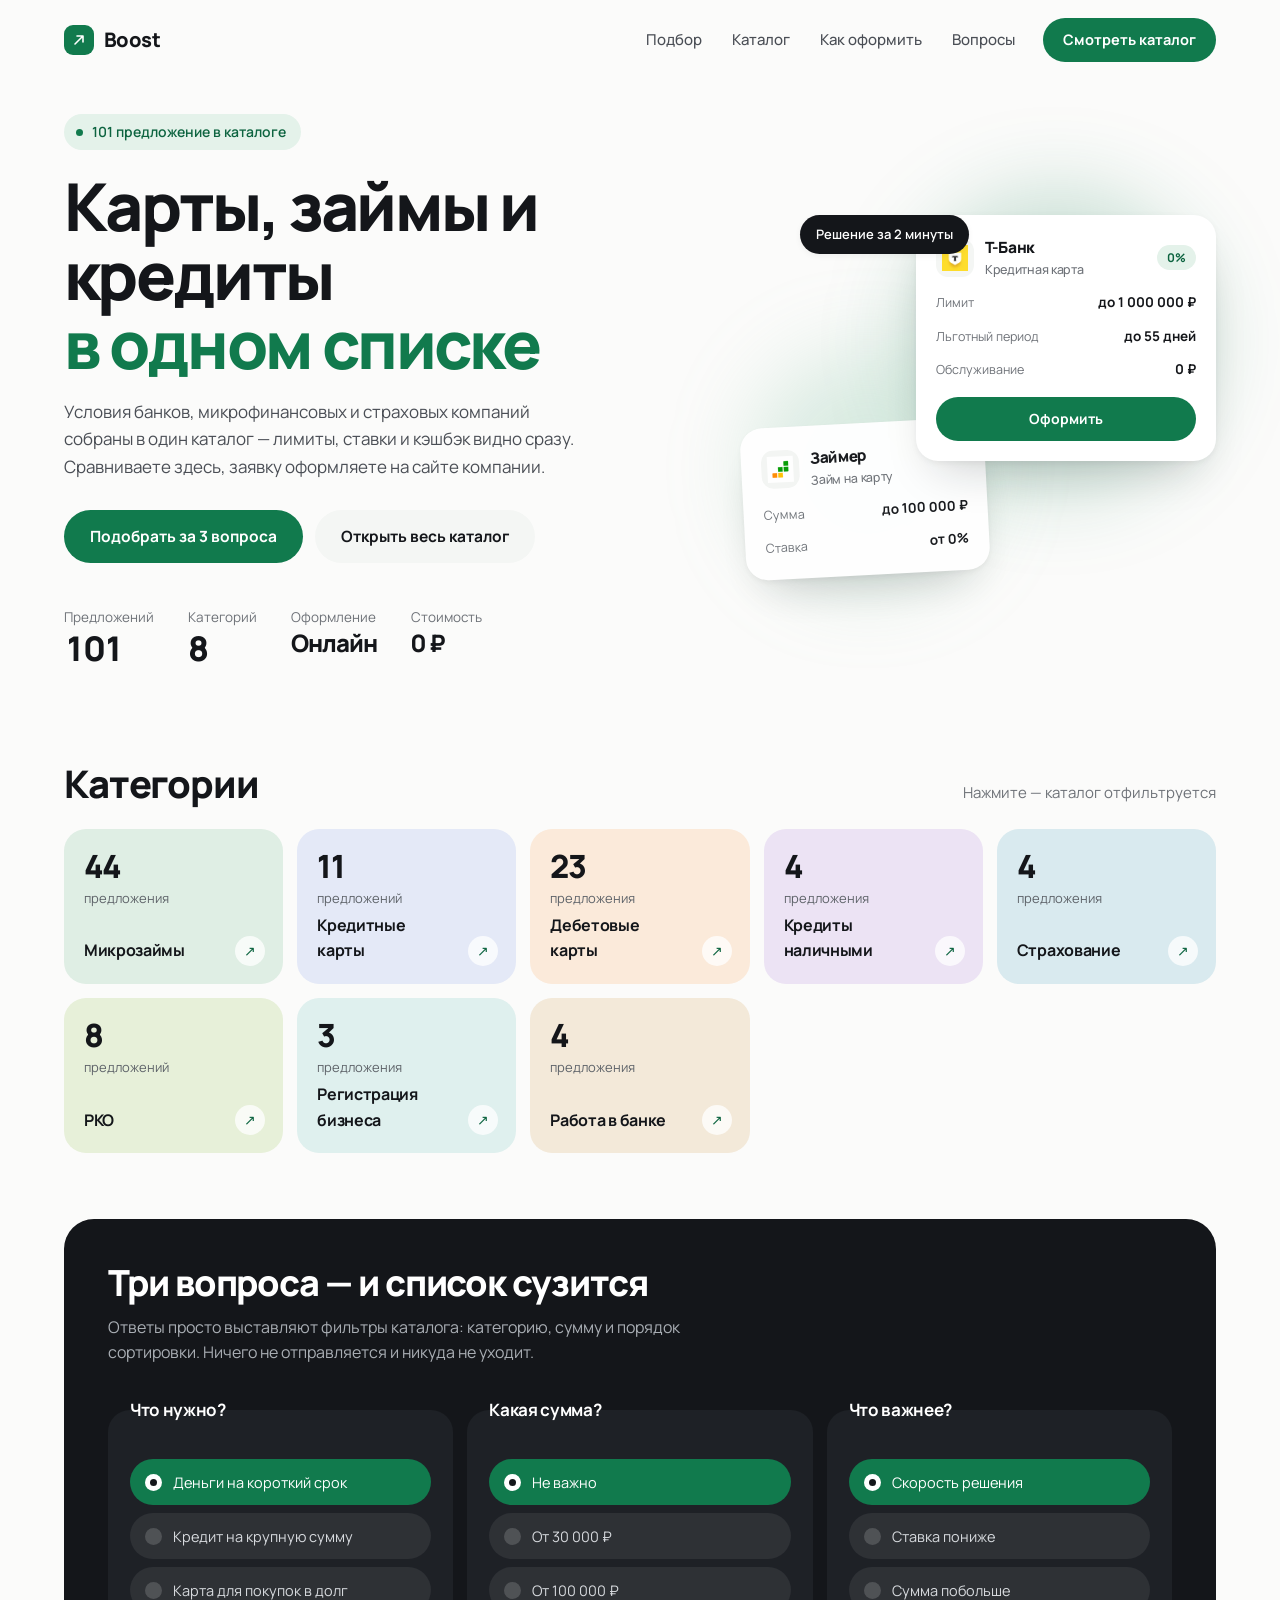
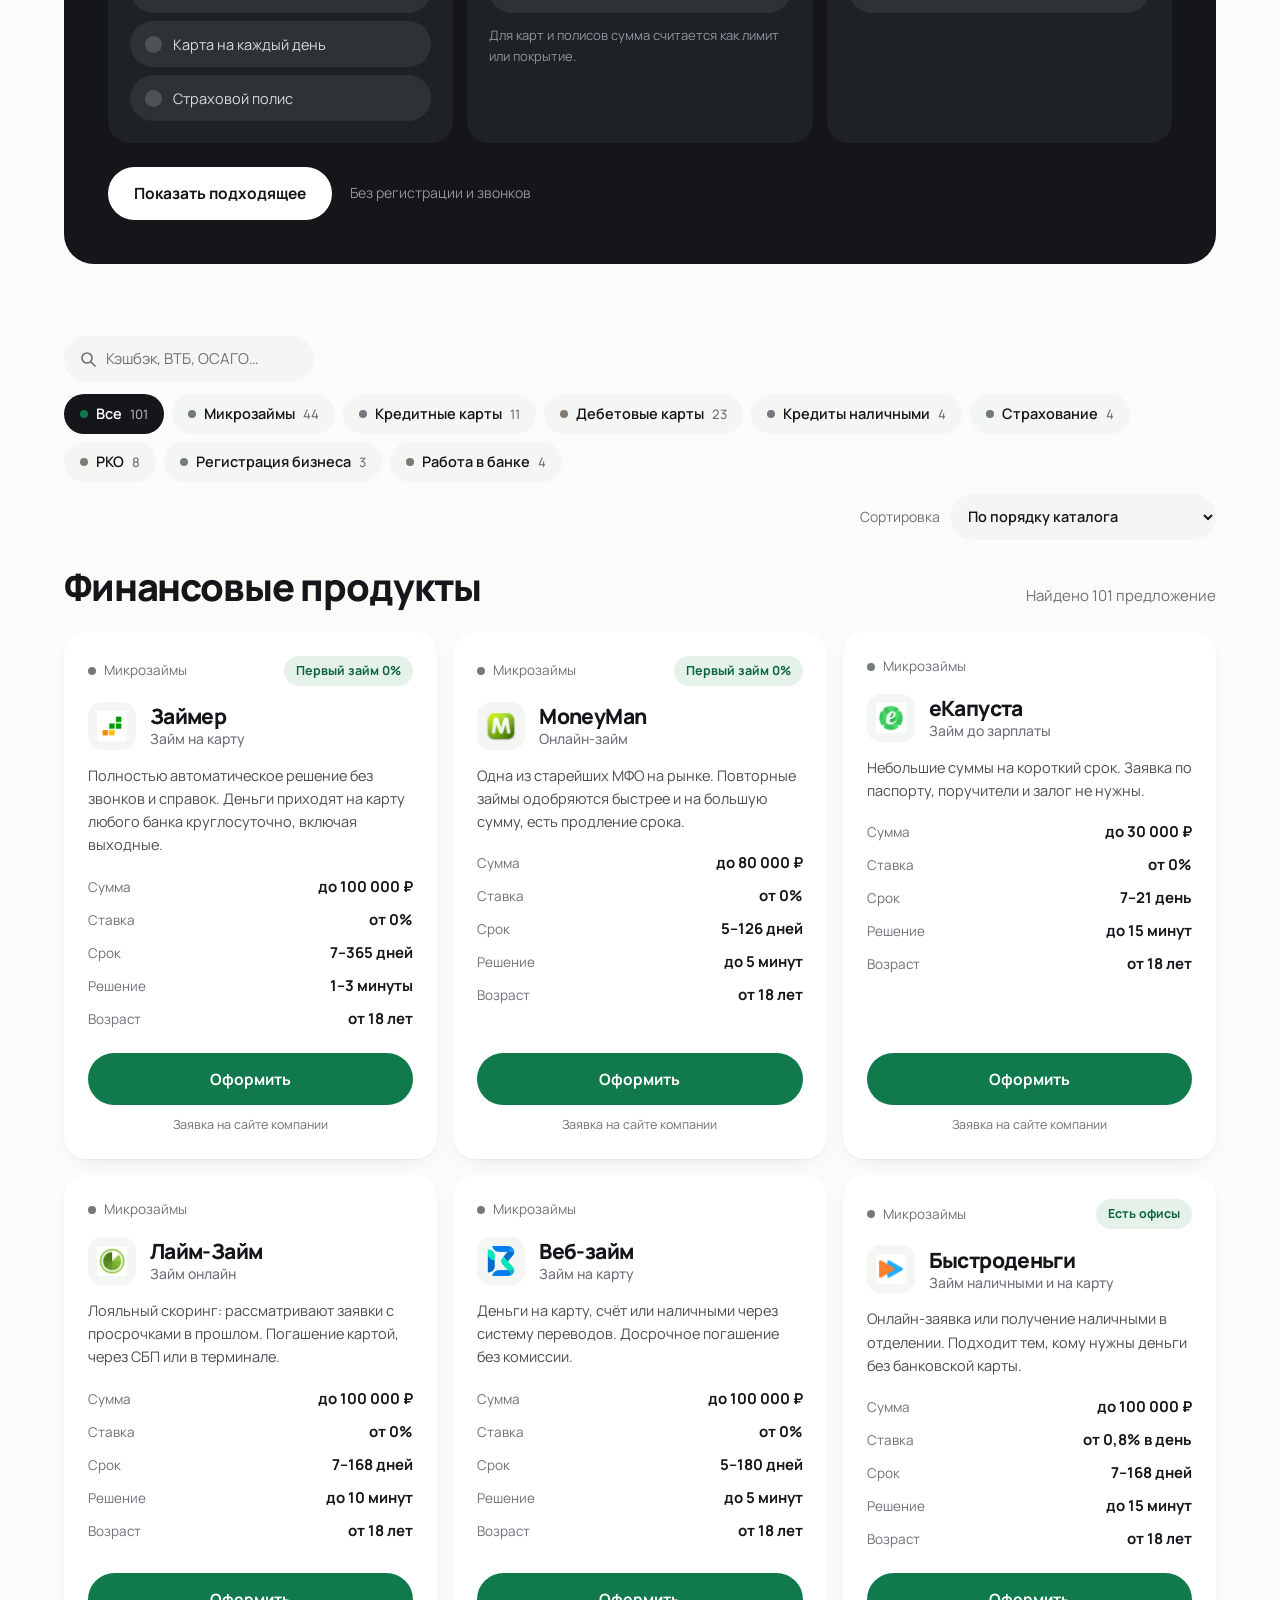
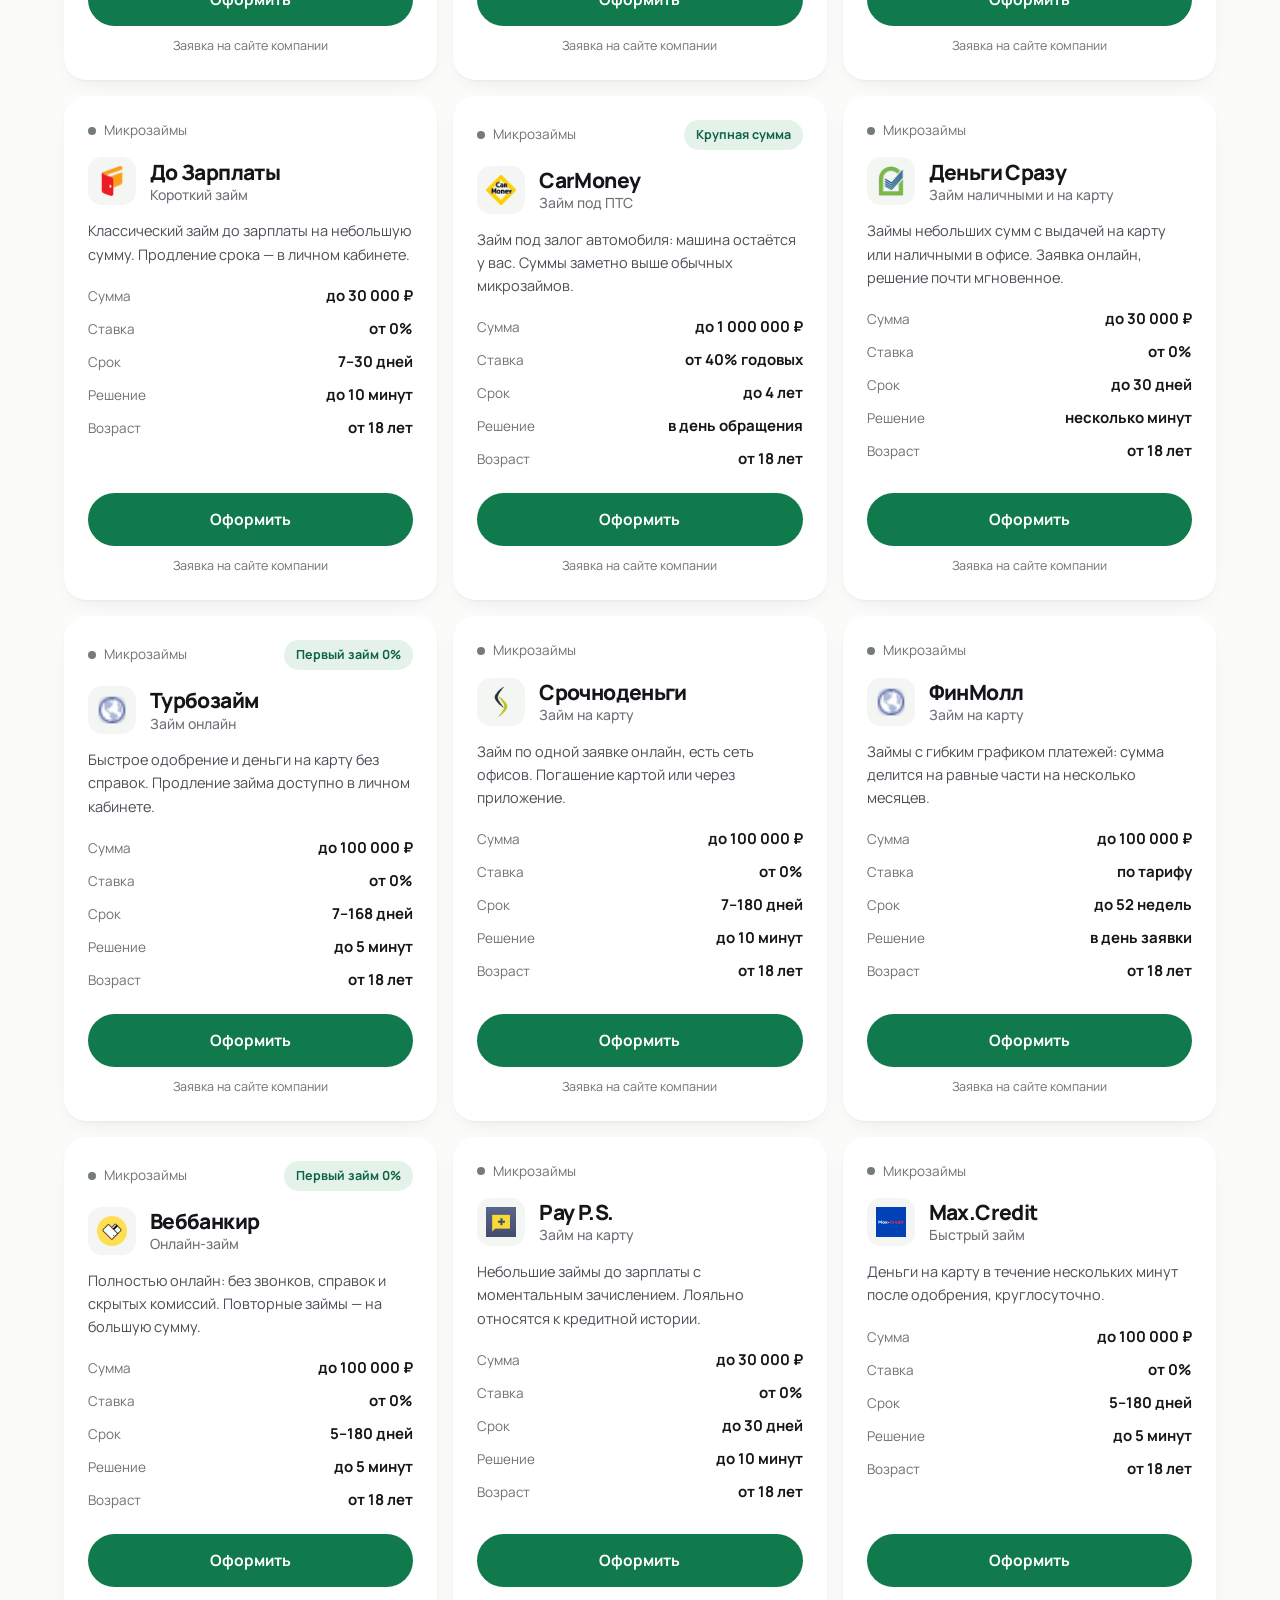
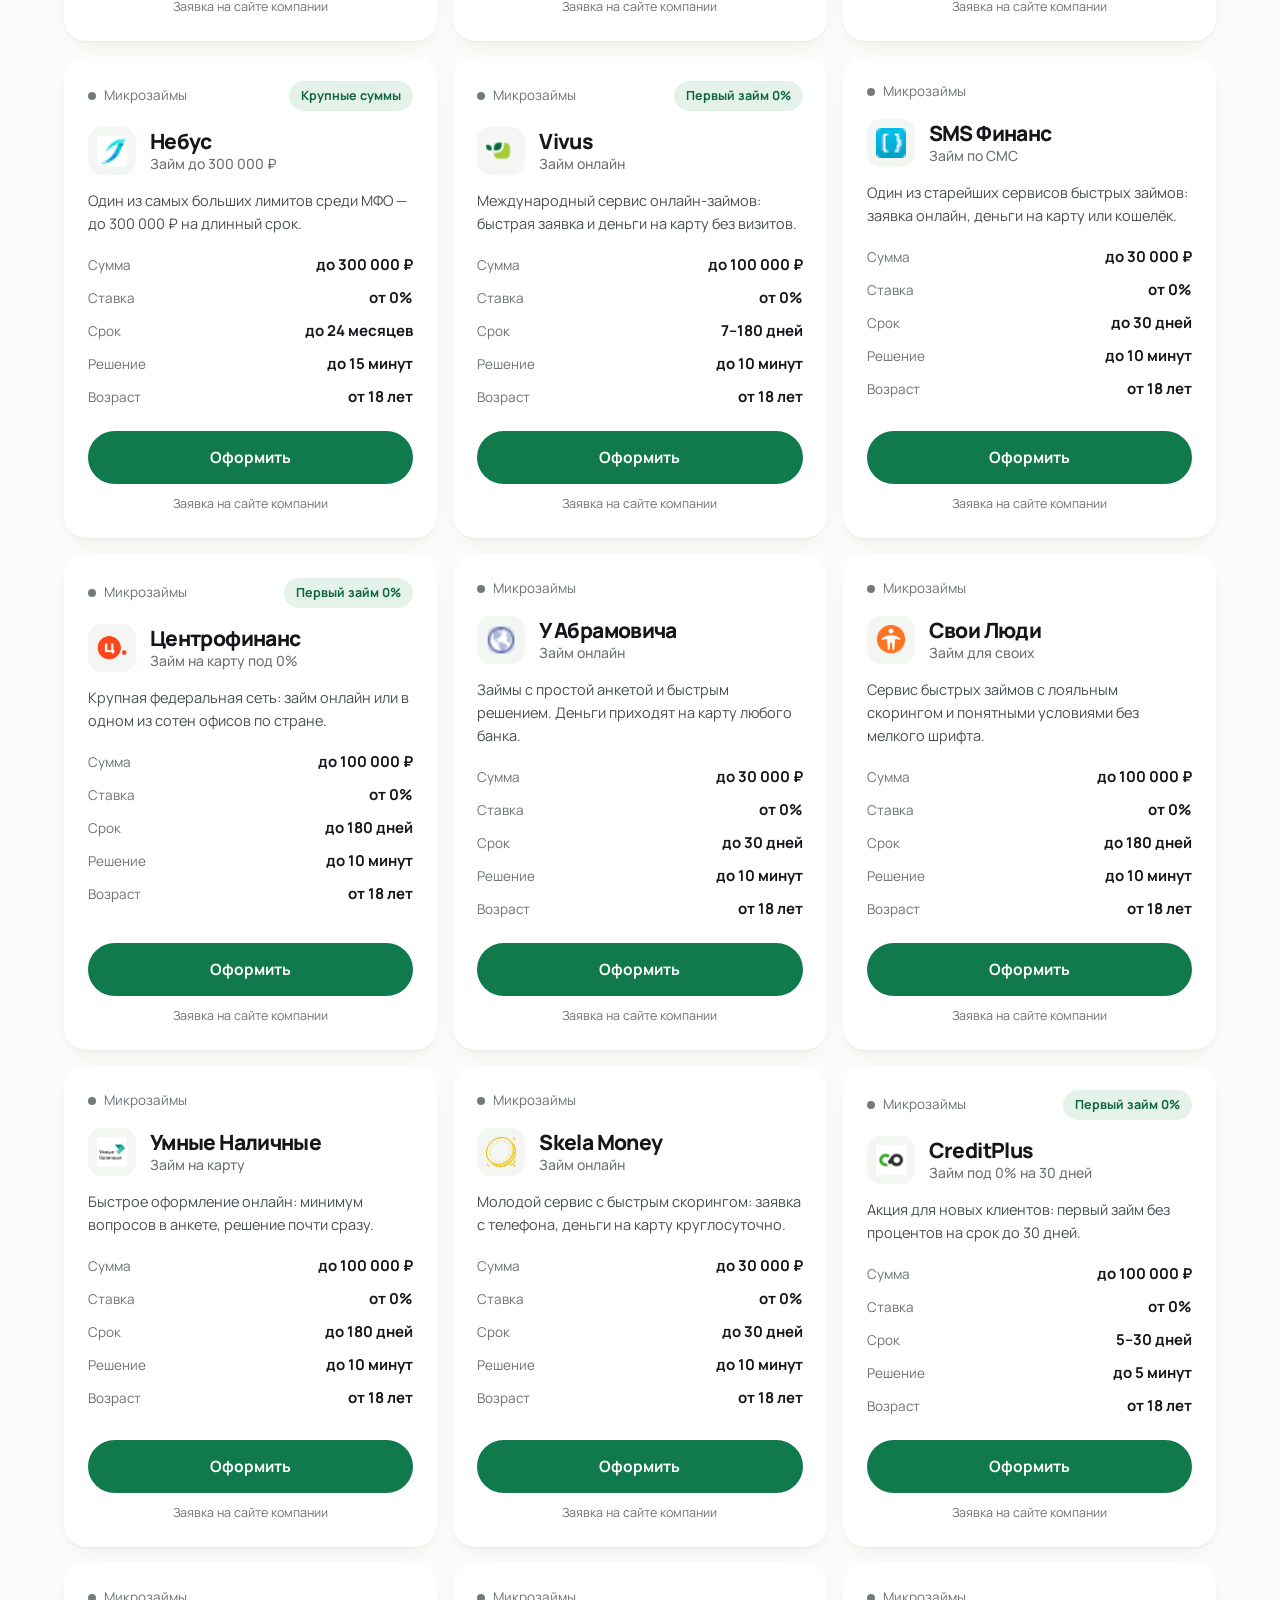
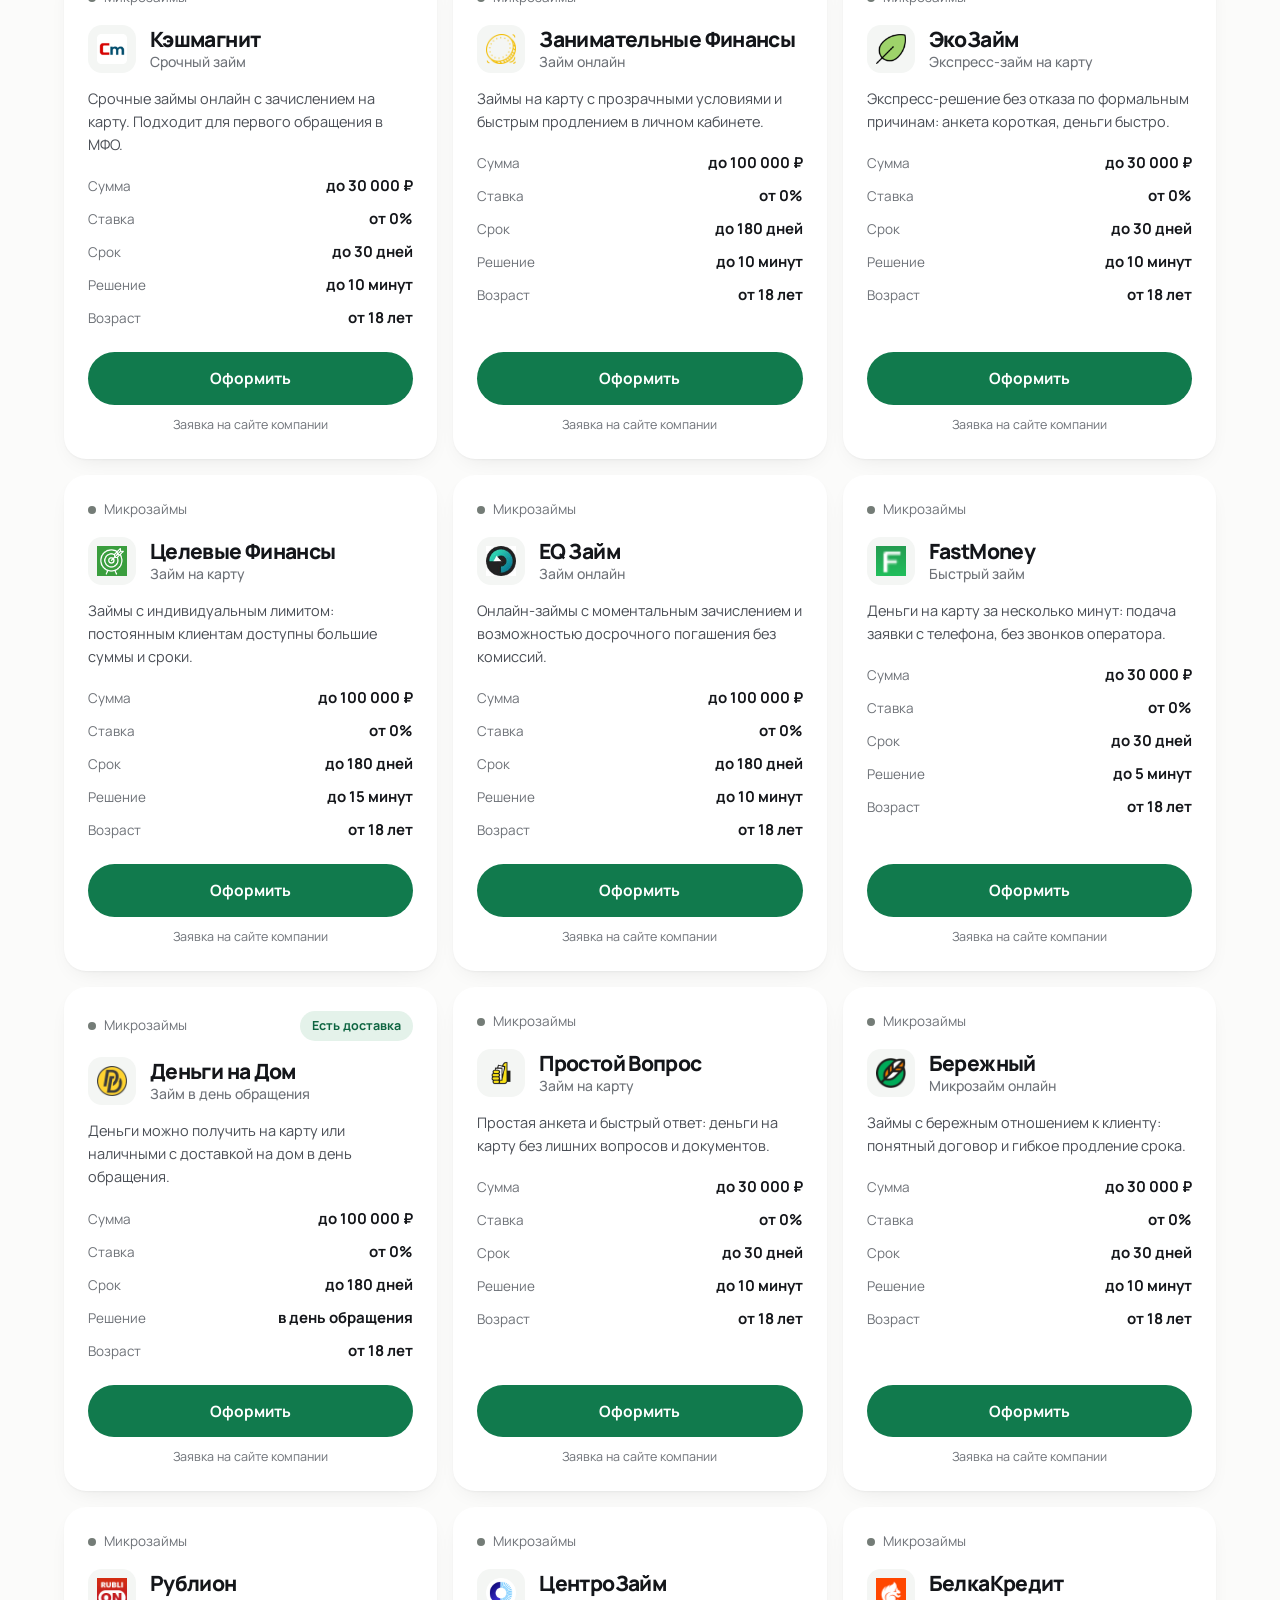
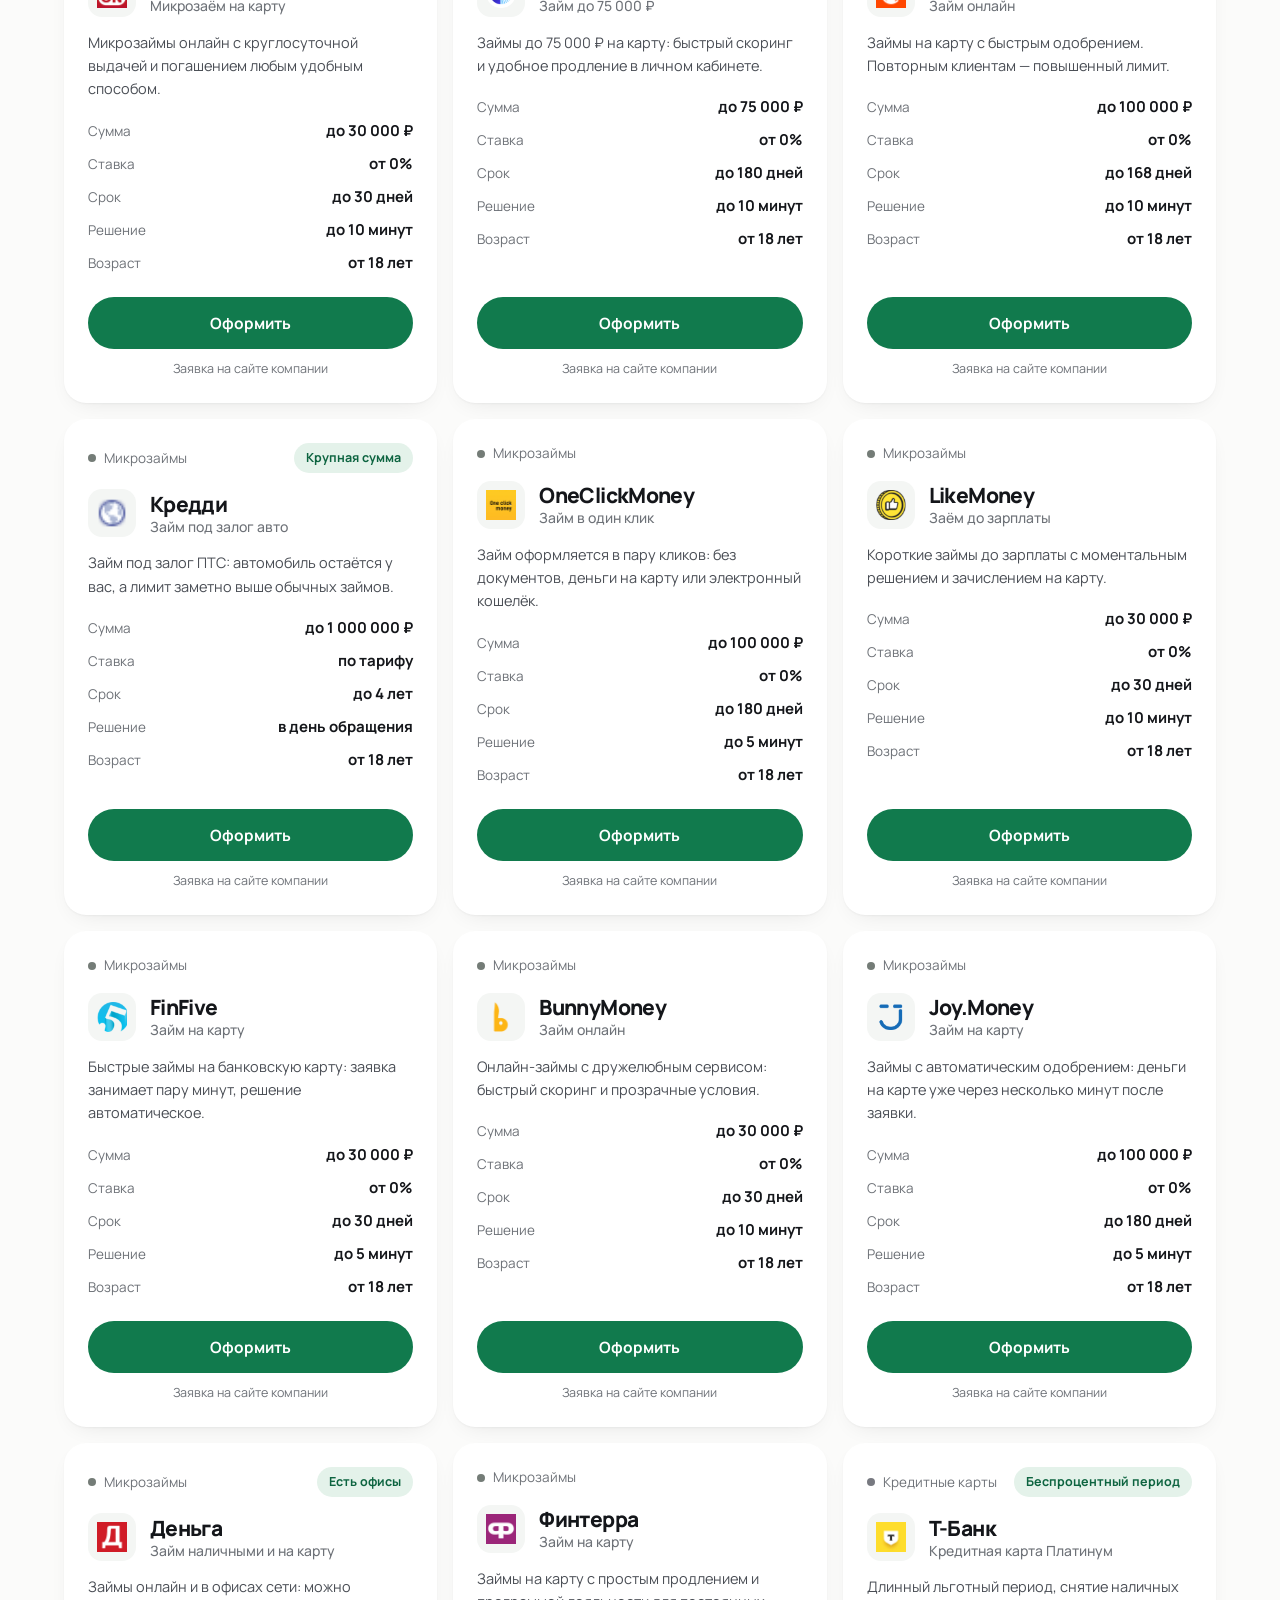
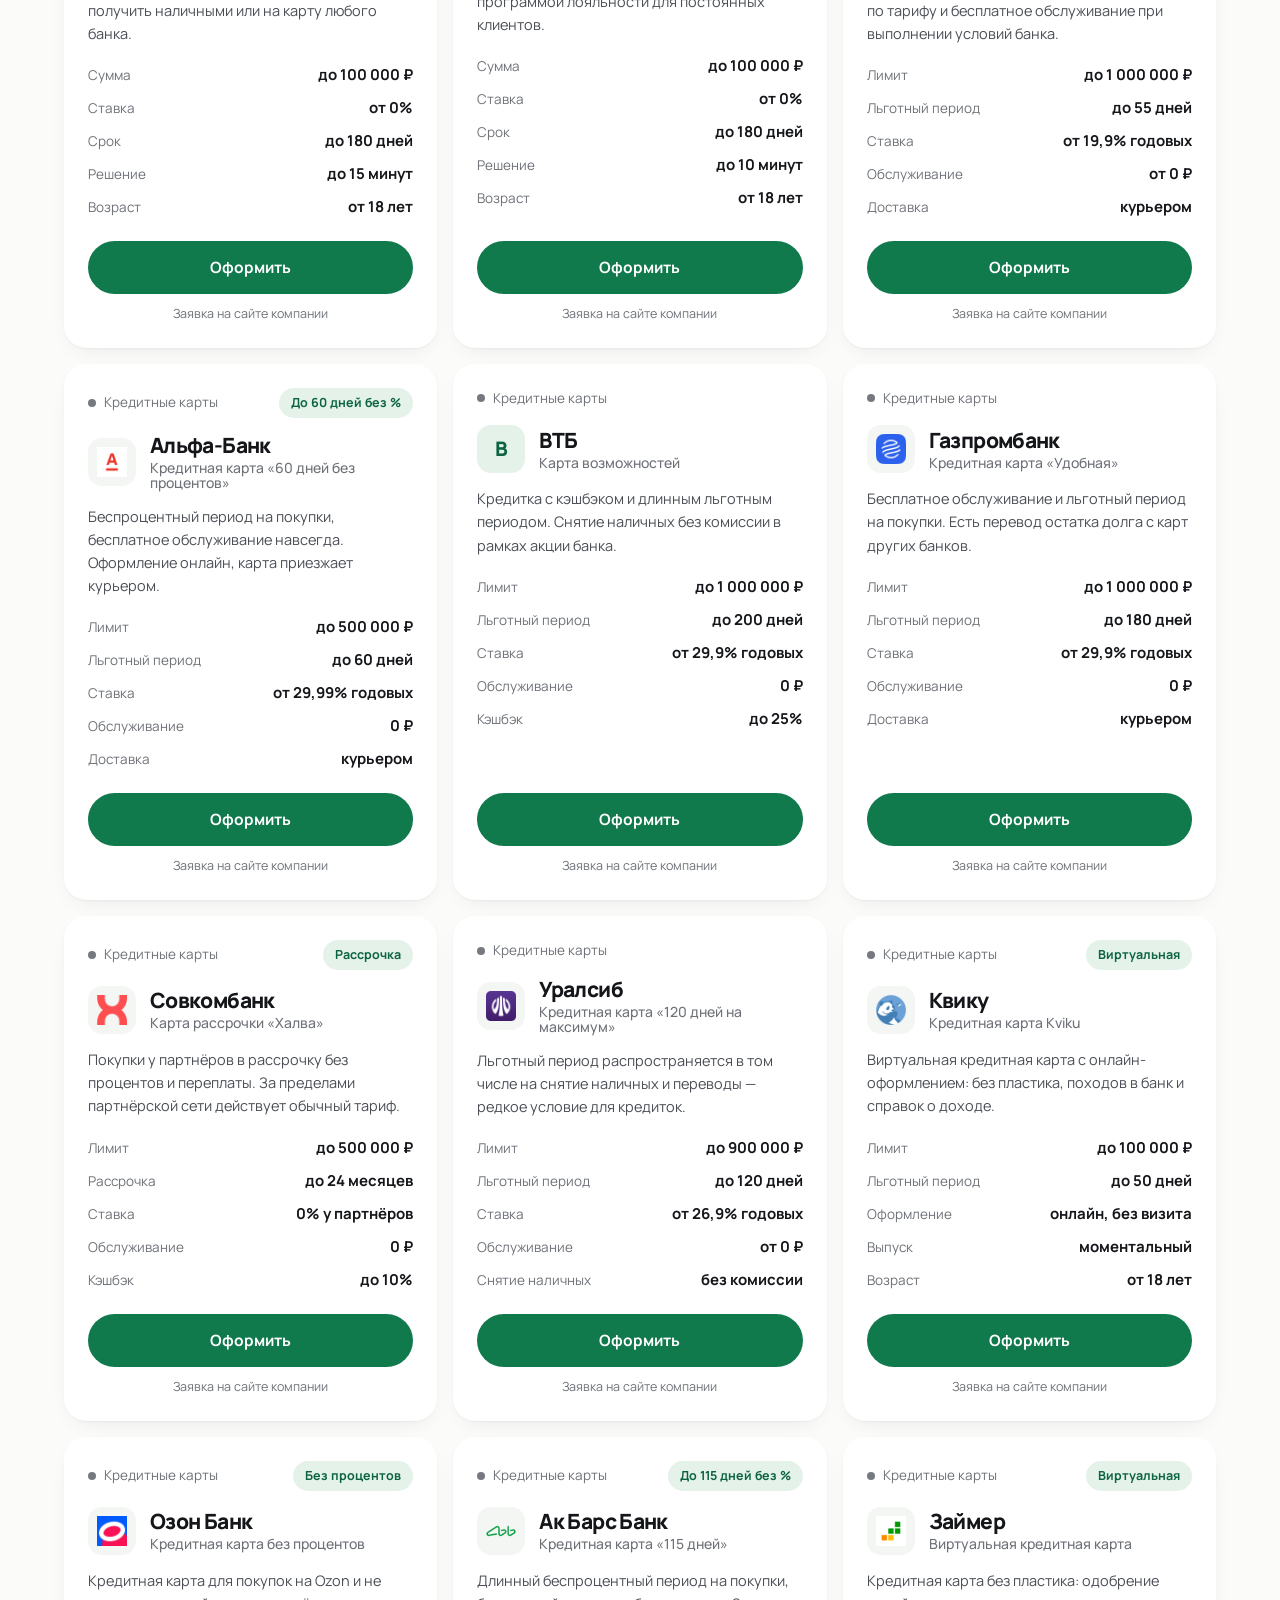
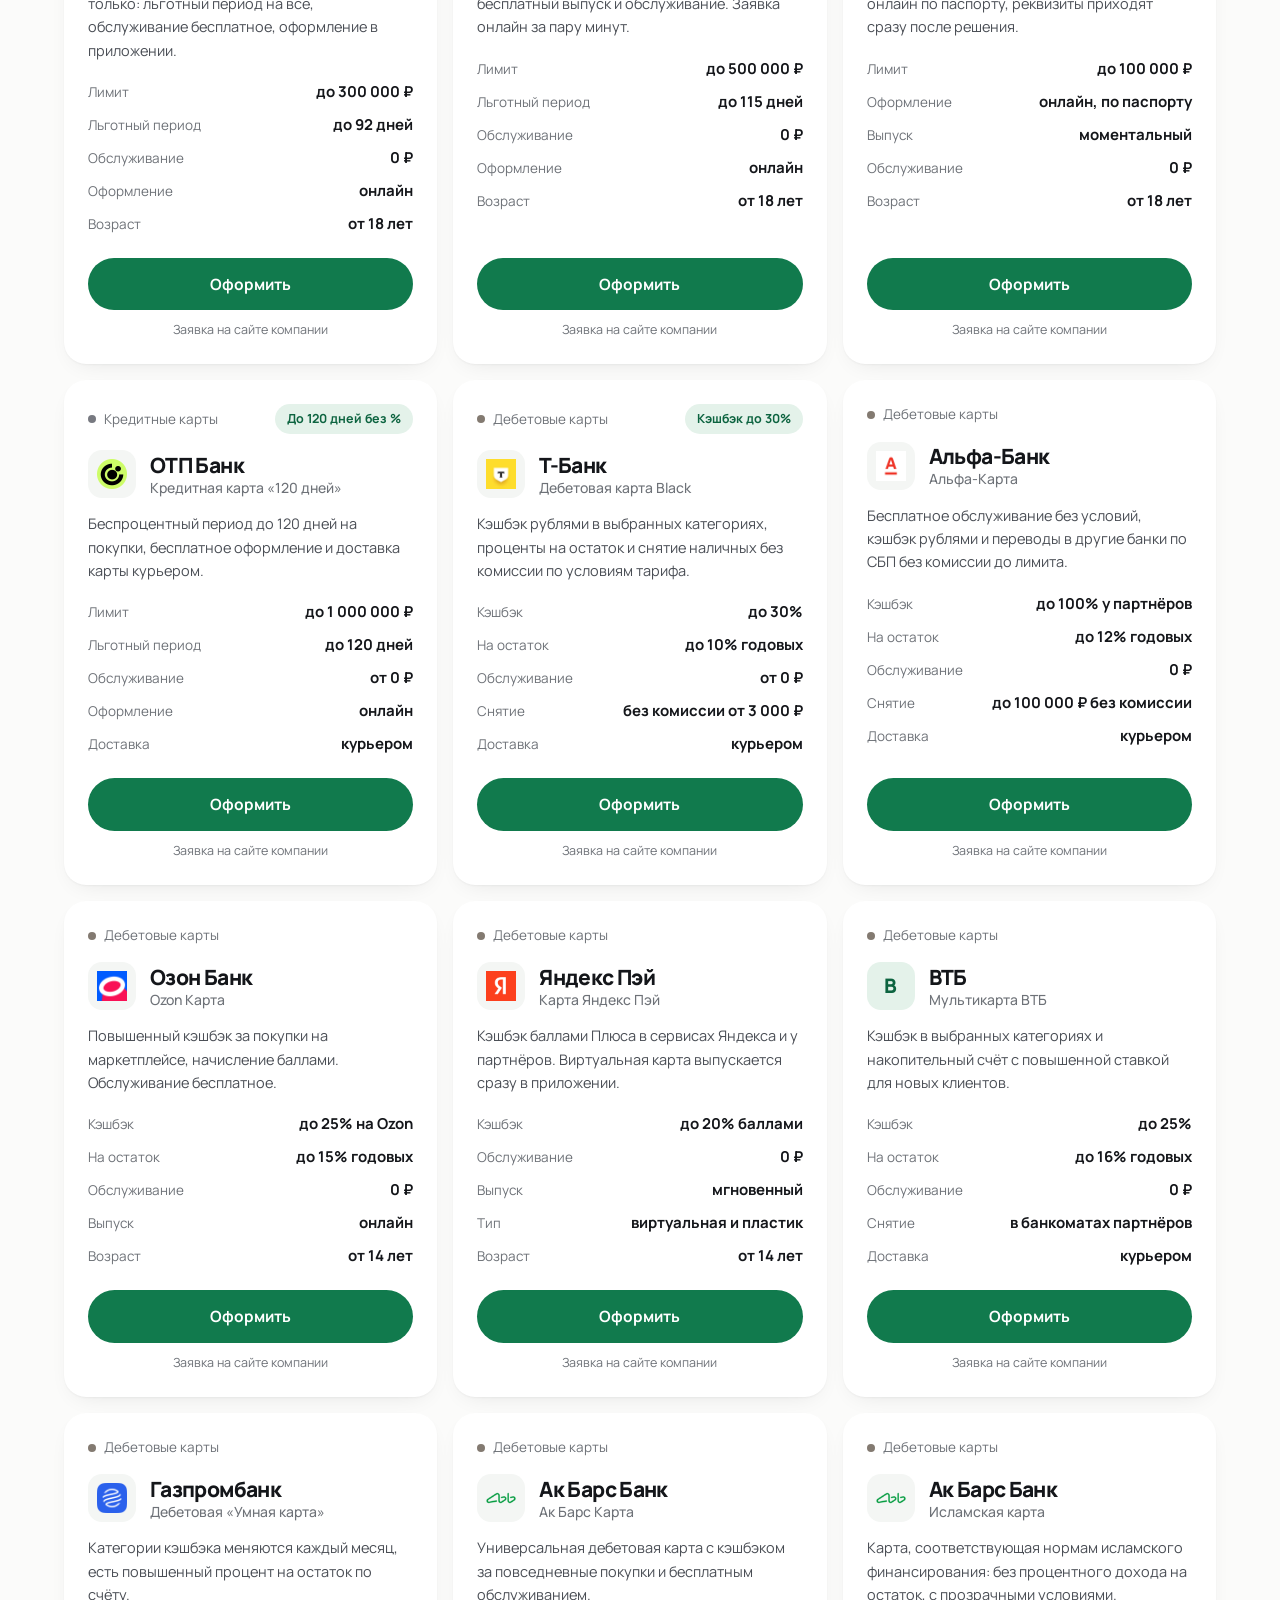
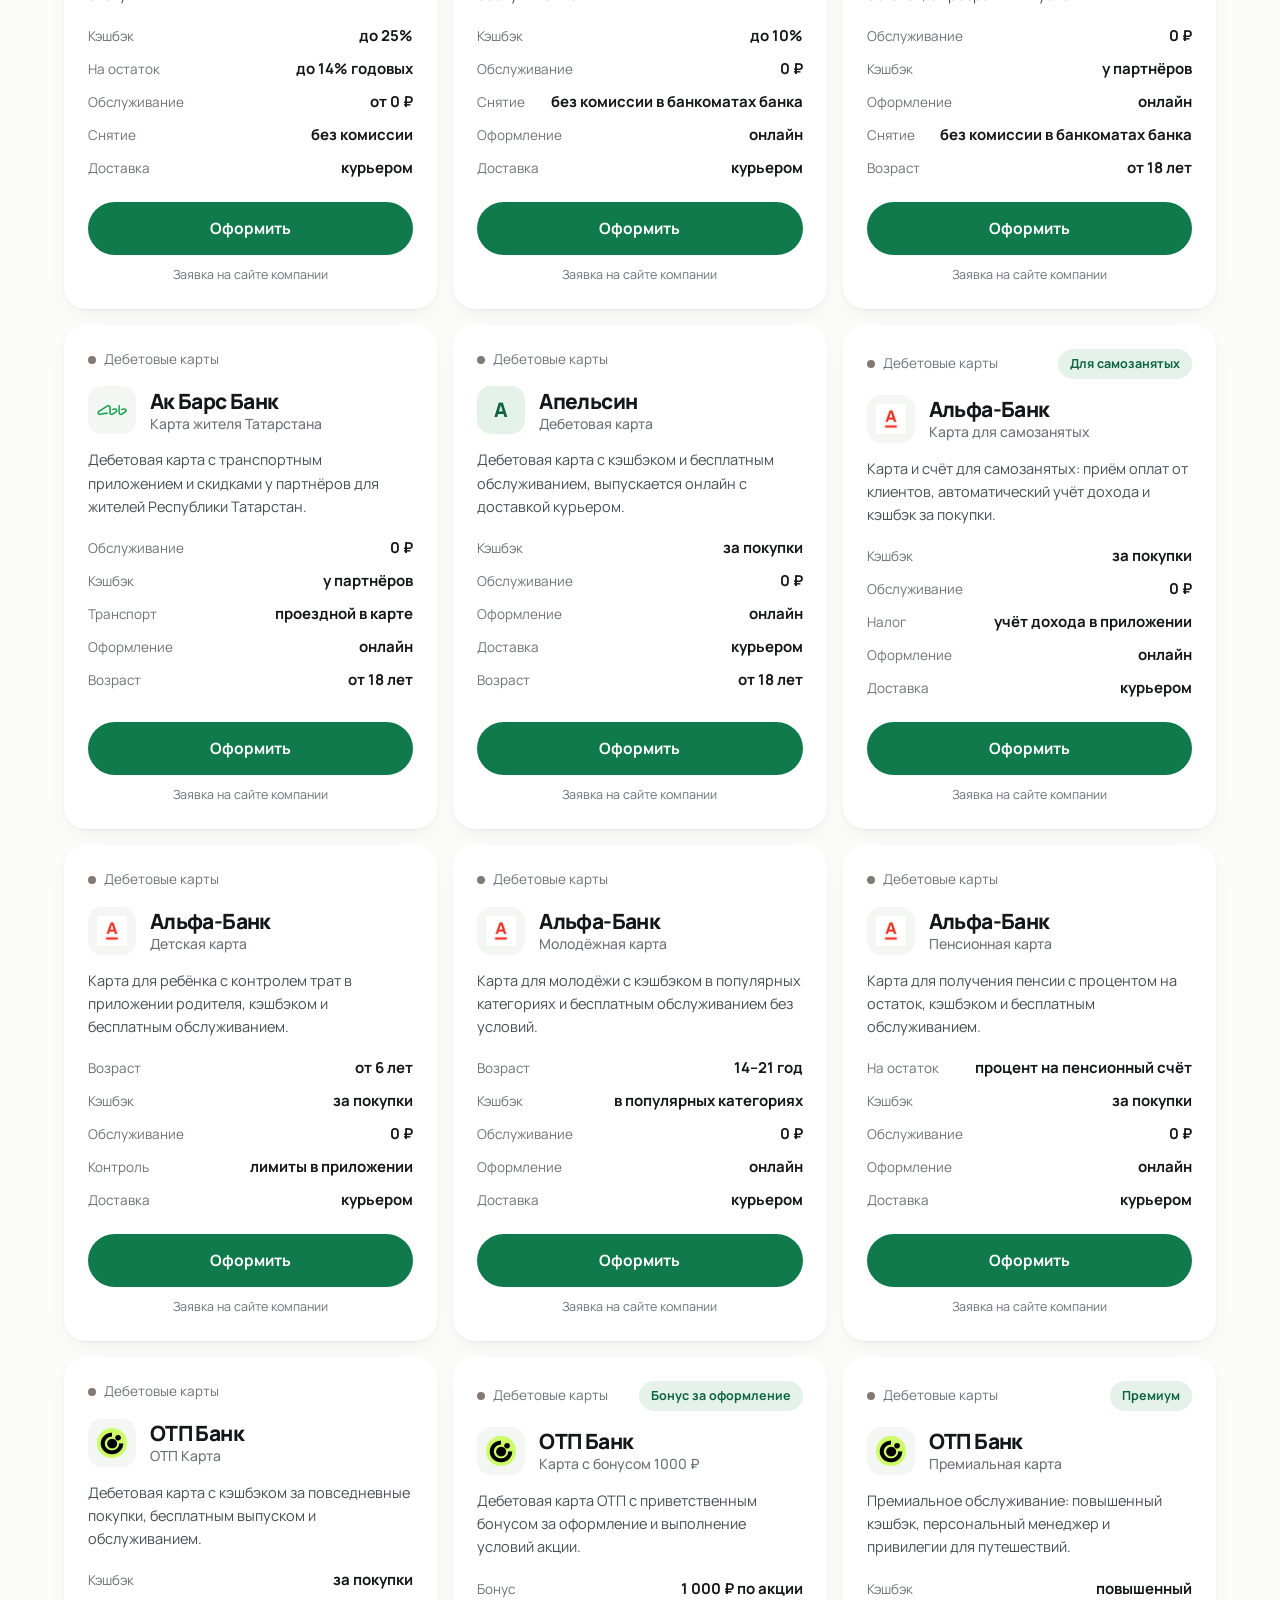
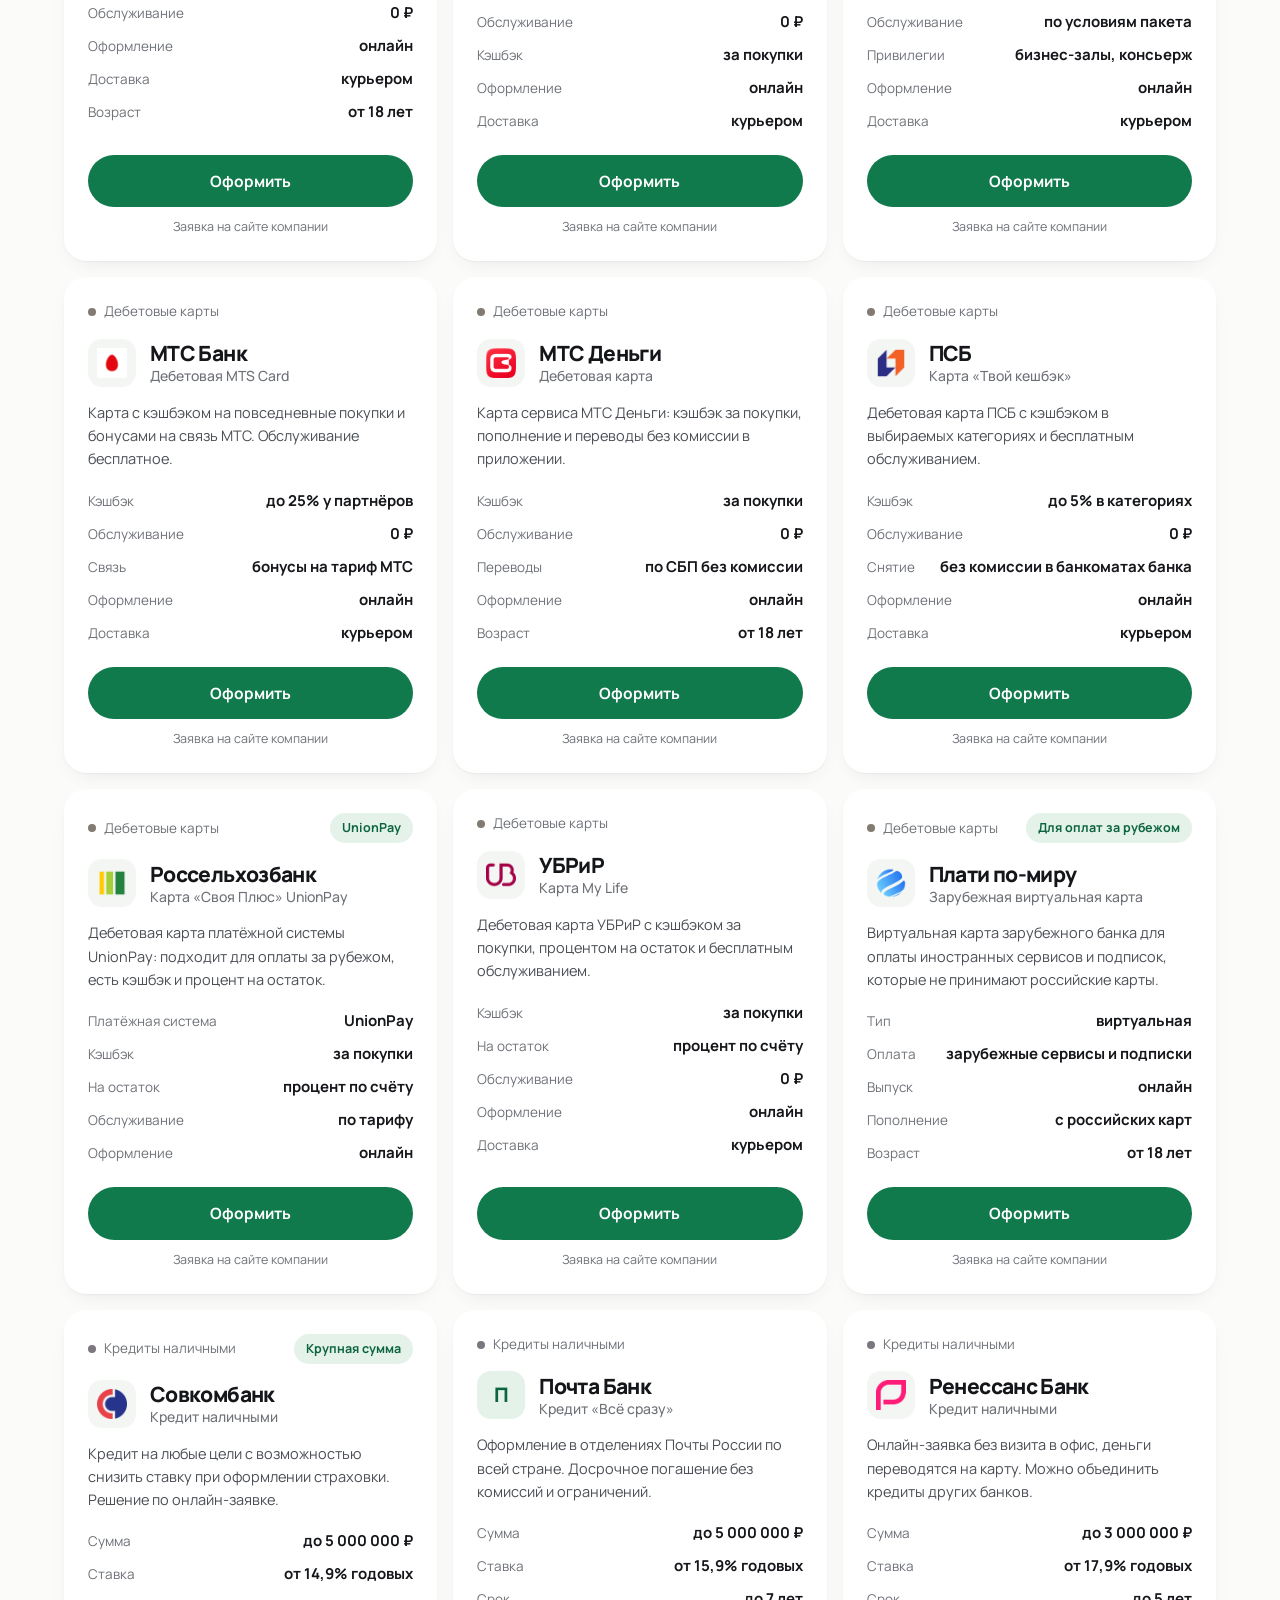
<file: index.html>
<!DOCTYPE html>
<html lang="ru">
<head>
<meta charset="utf-8">
<meta name="viewport" content="width=device-width, initial-scale=1">
<!-- Появление блоков включается только при живом JS: без него всё видно сразу. -->
<script>document.documentElement.className += " js";</script>
<title>Каталог финансовых продуктов — BOOST: карты, займы, кредиты и страхование</title>
<meta name="description" content="BOOST — каталог финансовых продуктов: кредитные и дебетовые карты, микрозаймы, кредиты наличными, страховые полисы, РКО и регистрация бизнеса. Условия собраны в одном месте, заявка оформляется на сайте компании.">
<meta name="theme-color" content="#fbfbfa">
<meta property="og:title" content="BOOST — каталог финансовых продуктов">
<meta property="og:description" content="Карты, займы, кредиты, страхование, РКО и регистрация бизнеса. Условия в одном списке, подбор за три вопроса.">
<meta property="og:type" content="website">
<meta property="og:locale" content="ru_RU">
<link rel="icon" href="data:image/svg+xml,<svg xmlns='http://www.w3.org/2000/svg' viewBox='0 0 32 32'><rect width='32' height='32' rx='8' fill='%23117a4d'/><path d='M10 21L21 10M21 10h-8M21 10v8' stroke='%23fff' stroke-width='2.6' fill='none' stroke-linecap='round' stroke-linejoin='round'/></svg>">

<link rel="preconnect" href="https://fonts.googleapis.com">
<link rel="preconnect" href="https://fonts.gstatic.com" crossorigin>
<!-- Шрифт не держит первую отрисовку: страница показывается сразу системной
     гарнитурой и переключается, когда файл доедет. -->
<link rel="stylesheet" media="print" onload="this.media='all'"
      href="https://fonts.googleapis.com/css2?family=Manrope:wght@400;500;600;700;800&display=swap">
<noscript>
  <link rel="stylesheet"
        href="https://fonts.googleapis.com/css2?family=Manrope:wght@400;500;600;700;800&display=swap">
</noscript>

<link rel="stylesheet" href="assets/style.css?v=6">
</head>
<body>

<a class="skip-link" href="#main">Перейти к каталогу</a>

<header class="site-head">
  <div class="wrap site-head__in">
    <a class="brand" href="#main">
      <span class="brand__mark" aria-hidden="true">
        <svg viewBox="0 0 24 24" width="16" height="16" focusable="false" aria-hidden="true">
          <path d="M6 18L18 6M18 6h-9M18 6v9" stroke="currentColor" stroke-width="2.4" fill="none"
                stroke-linecap="round" stroke-linejoin="round"/>
        </svg>
      </span>
      <span class="brand__name">Boost</span>
    </a>

    <nav class="mainnav" aria-label="Разделы сайта">
      <ul>
        <li><a href="#pick">Подбор</a></li>
        <li><a href="#catalog">Каталог</a></li>
        <li><a href="#how">Как оформить</a></li>
        <li><a href="#faq">Вопросы</a></li>
      </ul>
    </nav>

    <a class="btn btn--primary btn--sm head-cta" href="#catalog">Смотреть каталог</a>
  </div>
</header>

<main id="main" tabindex="-1">

  <!-- ————————————— ГЕРОЙ ————————————— -->
  <section class="hero">
    <div class="wrap hero__in">

      <div class="hero__main">
        <p class="pill pill--soft">
          <span class="pill__dot" aria-hidden="true"></span>
          <span><span id="hero-count">80</span> <span id="offers-word">предложений</span> в каталоге</span>
        </p>

        <h1 class="hero__title">
          Карты, займы и кредиты<br>
          <span class="accent">в одном списке</span>
        </h1>

        <p class="hero__lead">
          Условия банков, микрофинансовых и страховых компаний собраны в один каталог —
          лимиты, ставки и кэшбэк видно сразу. Сравниваете здесь, заявку оформляете
          на сайте компании.
        </p>

        <div class="hero__actions">
          <a class="btn btn--primary" href="#pick">Подобрать за 3 вопроса</a>
          <a class="btn btn--quiet" href="#catalog">Открыть весь каталог</a>
        </div>

        <dl class="hero__stats">
          <div>
            <dt>Предложений</dt>
            <dd>
              <span class="num" id="stat-offers" aria-hidden="true">80</span>
              <span class="visually-hidden">80 предложений в каталоге</span>
            </dd>
          </div>
          <div>
            <dt>Категорий</dt>
            <dd>
              <span class="num" id="stat-cats" aria-hidden="true">8</span>
              <span class="visually-hidden">8 категорий</span>
            </dd>
          </div>
          <div>
            <dt>Оформление</dt>
            <dd><span class="num num--word">Онлайн</span></dd>
          </div>
          <div>
            <dt>Стоимость</dt>
            <dd><span class="num num--word">0 ₽</span></dd>
          </div>
        </dl>
      </div>

      <!-- Декоративная витрина: показывает, как выглядит карточка в каталоге.
           Для скринридера скрыта — ниже те же данные есть в настоящем каталоге. -->
      <div class="hero__art" aria-hidden="true">
        <div class="orb orb--1"></div>
        <div class="orb orb--2"></div>

        <div class="mock mock--back">
          <div class="mock__row">
            <span class="mock__logo"><img src="assets/logos/zaymer.ru.png" alt="" width="26" height="26"></span>
            <span class="mock__name">Займер<em>Займ на карту</em></span>
          </div>
          <div class="mock__line"><span>Сумма</span><b>до 100 000 ₽</b></div>
          <div class="mock__line"><span>Ставка</span><b>от 0%</b></div>
        </div>

        <div class="mock mock--front">
          <div class="mock__row">
            <span class="mock__logo"><img src="assets/logos/tbank.ru.png" alt="" width="26" height="26"></span>
            <span class="mock__name">Т-Банк<em>Кредитная карта</em></span>
            <span class="mock__badge">0%</span>
          </div>
          <div class="mock__line"><span>Лимит</span><b>до 1 000 000 ₽</b></div>
          <div class="mock__line"><span>Льготный период</span><b>до 55 дней</b></div>
          <div class="mock__line"><span>Обслуживание</span><b>0 ₽</b></div>
          <div class="mock__btn">Оформить</div>
        </div>

        <div class="mock__chip">Решение за 2 минуты</div>
      </div>

    </div>
  </section>

  <!-- ————————————— КАТЕГОРИИ ————————————— -->
  <section class="cats-strip" aria-labelledby="cats-heading">
    <div class="wrap">
      <div class="sec-head">
        <h2 id="cats-heading">Категории</h2>
        <p class="muted">Нажмите — каталог отфильтруется</p>
      </div>
      <ul class="cat-tiles" id="cat-tiles" role="list">
        <!-- плитки строит app.js по списку категорий из data.js -->
      </ul>
    </div>
  </section>

  <!-- ————————————— ПОДБОР ————————————— -->
  <section id="pick" class="pick" aria-labelledby="pick-heading" data-reveal>
    <div class="wrap">
      <div class="pick__box">
        <div class="pick__intro">
          <h2 id="pick-heading">Три вопроса — и список сузится</h2>
          <p>
            Ответы просто выставляют фильтры каталога: категорию, сумму и порядок сортировки.
            Ничего не отправляется и никуда не уходит.
          </p>
        </div>

        <form id="quiz" class="quiz" novalidate>
          <div class="quiz__grid">

            <fieldset class="quiz__step">
              <legend>Что нужно?</legend>
              <div class="opts">
                <label class="opt"><input type="radio" name="goal" value="short" checked><span>Деньги на короткий срок</span></label>
                <label class="opt"><input type="radio" name="goal" value="big"><span>Кредит на крупную сумму</span></label>
                <label class="opt"><input type="radio" name="goal" value="card"><span>Карта для покупок в долг</span></label>
                <label class="opt"><input type="radio" name="goal" value="daily"><span>Карта на каждый день</span></label>
                <label class="opt"><input type="radio" name="goal" value="ins"><span>Страховой полис</span></label>
              </div>
            </fieldset>

            <fieldset class="quiz__step">
              <legend>Какая сумма?</legend>
              <div class="opts">
                <label class="opt"><input type="radio" name="amount" value="any" checked><span>Не важно</span></label>
                <label class="opt"><input type="radio" name="amount" value="m"><span>От 30 000 ₽</span></label>
                <label class="opt"><input type="radio" name="amount" value="l"><span>От 100 000 ₽</span></label>
              </div>
              <p class="quiz__hint">Для карт и полисов сумма считается как лимит или покрытие.</p>
            </fieldset>

            <fieldset class="quiz__step">
              <legend>Что важнее?</legend>
              <div class="opts">
                <label class="opt"><input type="radio" name="pref" value="fast" checked><span>Скорость решения</span></label>
                <label class="opt"><input type="radio" name="pref" value="cheap"><span>Ставка пониже</span></label>
                <label class="opt"><input type="radio" name="pref" value="bonus"><span>Сумма побольше</span></label>
              </div>
            </fieldset>

          </div>

          <div class="quiz__foot">
            <button class="btn btn--light" type="submit">Показать подходящее</button>
            <p class="quiz__note">Без регистрации и звонков</p>
          </div>
        </form>
      </div>
    </div>
  </section>

  <!-- ————————————— ФИЛЬТР ————————————— -->
  <search class="filterbar" id="filterbar">
    <h2 class="visually-hidden">Поиск и фильтр по каталогу</h2>
    <div class="wrap filterbar__in">

      <div class="field">
        <label class="visually-hidden" for="q">Поиск по названию или условиям</label>
        <span class="field__icon" aria-hidden="true">
          <svg width="16" height="16" viewBox="0 0 16 16" focusable="false" aria-hidden="true">
            <circle cx="7" cy="7" r="5" stroke="currentColor" stroke-width="1.7" fill="none"/>
            <path d="M11 11l4 4" stroke="currentColor" stroke-width="1.7" stroke-linecap="round"/>
          </svg>
        </span>
        <input type="search" id="q" name="q" autocomplete="off" placeholder="Кэшбэк, ВТБ, ОСАГО…">
      </div>

      <fieldset class="chips" id="chips">
        <legend class="visually-hidden">Категория</legend>
        <!-- кнопки категорий строит app.js -->
      </fieldset>

      <div class="sortbox">
        <label for="sort">Сортировка</label>
        <select id="sort" name="sort">
          <option value="default">По порядку каталога</option>
          <option value="amount">Сумма и лимит — по убыванию</option>
          <option value="rate">Ставка — по возрастанию</option>
          <option value="name">Название — А–Я</option>
        </select>
      </div>

    </div>
  </search>

  <!-- ————————————— КАТАЛОГ ————————————— -->
  <section id="catalog" class="catalog" aria-labelledby="results-heading">
    <div class="wrap">
      <div class="sec-head">
        <h2 id="results-heading" tabindex="-1">Финансовые продукты</h2>
        <p class="muted" id="counter">Найдено 28 предложений</p>
      </div>

      <div id="sr-status" role="status" aria-live="polite" aria-atomic="true" class="visually-hidden"></div>

      <ul id="offers-list" class="offers" role="list"></ul>

      <div id="empty-state" class="empty" hidden>
        <p><strong>Ничего не нашлось.</strong> Попробуйте другое слово или снимите фильтры.</p>
        <button class="btn btn--quiet" type="button" id="btn-reset-filters">Сбросить фильтры</button>
      </div>

      <p class="affiliate-note">
        Ссылки ведут на официальные сайты компаний и открываются в новой вкладке.
        Условия могут меняться — итоговые цифры смотрите на сайте компании. Реклама.
      </p>
    </div>
  </section>

  <!-- ————————————— КАК ОФОРМИТЬ ————————————— -->
  <section id="how" class="how" aria-labelledby="how-heading" data-reveal>
    <div class="wrap">
      <div class="sec-head">
        <h2 id="how-heading">Как оформить</h2>
      </div>
      <ol class="steps">
        <li>
          <h3>Выберите продукт</h3>
          <p>Сравните лимит, ставку, срок и кэшбэк. Подбор и фильтр сузят каталог до нужной категории.</p>
        </li>
        <li>
          <h3>Заполните заявку</h3>
          <p>Кнопка «Оформить» ведёт на сайт компании. Обычно нужен паспорт и карта, справки о доходах чаще всего не требуются.</p>
        </li>
        <li>
          <h3>Получите решение</h3>
          <p>Компания рассматривает заявку сама. При одобрении деньги приходят на счёт, карта — курьером, полис — на почту.</p>
        </li>
      </ol>
    </div>
  </section>

  <!-- ————————————— О СЕРВИСЕ ————————————— -->
  <section class="why" aria-labelledby="why-heading" data-reveal>
    <div class="wrap">
      <div class="sec-head">
        <h2 id="why-heading">Зачем сравнивать здесь</h2>
      </div>
      <ul class="why__list" role="list">
        <li>
          <h3>Условия рядом</h3>
          <p>Лимит, ставка, срок и обслуживание в одном формате — разница видна без переключения между сайтами.</p>
        </li>
        <li>
          <h3>Восемь категорий сразу</h3>
          <p>Займы, карты, кредиты наличными, страхование, а для бизнеса — РКО, регистрация ИП и ООО и вакансии банков. Отдельный агрегатор под каждую задачу не нужен.</p>
        </li>
        <li>
          <h3>Ничего не спрашиваем</h3>
          <p>Ни телефона, ни почты, ни анкеты. Подбор работает в браузере, заявка заполняется уже у компании.</p>
        </li>
        <li>
          <h3>Каталог живой</h3>
          <p>Список обновляется по мере изменения тарифов. Последнее обновление — <span data-updated>12.08.2026</span>.</p>
        </li>
      </ul>
    </div>
  </section>

  <!-- ————————————— FAQ ————————————— -->
  <section id="faq" class="faq" aria-labelledby="faq-heading" data-reveal>
    <div class="wrap">
      <div class="sec-head">
        <h2 id="faq-heading">Частые вопросы</h2>
      </div>

      <div class="faq__list">
        <details name="faq">
          <summary><h3>Это банк или посредник?</h3></summary>
          <div class="faq__body">
            <p>Ни то, ни другое. Boost — информационная витрина: мы собираем условия компаний в удобном виде. Договор вы заключаете напрямую с банком, МФО или страховой, деньги и полис приходят от них же.</p>
          </div>
        </details>
        <details name="faq">
          <summary><h3>Сколько стоит подбор?</h3></summary>
          <div class="faq__body">
            <p>Нисколько. Переход по ссылке ничего не стоит и ни к чему не обязывает. Сайт зарабатывает на партнёрских отчислениях компаний — на ваши условия это не влияет.</p>
          </div>
        </details>
        <details name="faq">
          <summary><h3>Одобрят ли с плохой кредитной историей?</h3></summary>
          <div class="faq__body">
            <p>Часть МФО в каталоге рассматривает заявки с просрочками в прошлом — у них более мягкий скоринг, чем у банков. Гарантий не даёт никто: решение всегда за кредитором.</p>
          </div>
        </details>
        <details name="faq">
          <summary><h3>Какие нужны документы?</h3></summary>
          <div class="faq__body">
            <p>Для микрозайма — паспорт РФ и банковская карта на ваше имя. Для карт банка могут запросить СНИЛС или ИНН. Для ОСАГО — паспорт, права и свидетельство о регистрации автомобиля.</p>
          </div>
        </details>
        <details name="faq">
          <summary><h3>Насколько актуальны цифры?</h3></summary>
          <div class="faq__body">
            <p>Каталог обновляется вручную, а компании меняют тарифы. Итоговые ставка, лимит и срок всегда указаны на сайте компании — сверяйтесь с ними перед подписанием договора.</p>
          </div>
        </details>
        <details name="faq">
          <summary><h3>Можно подать несколько заявок сразу?</h3></summary>
          <div class="faq__body">
            <p>Технически да, но частые обращения подряд видны в кредитной истории и могут снизить шансы на одобрение. Разумнее выбрать два-три подходящих предложения и подавать заявки по очереди.</p>
          </div>
        </details>
      </div>
    </div>
  </section>

</main>

<footer class="site-foot">
  <div class="wrap">
    <h2 class="visually-hidden">Правовая информация и разделы сайта</h2>

    <div class="foot__top">
      <a class="brand brand--foot" href="#main">
        <span class="brand__mark" aria-hidden="true">
          <svg viewBox="0 0 24 24" width="16" height="16" focusable="false" aria-hidden="true">
            <path d="M6 18L18 6M18 6h-9M18 6v9" stroke="currentColor" stroke-width="2.4" fill="none"
                  stroke-linecap="round" stroke-linejoin="round"/>
          </svg>
        </span>
        <span class="brand__name">Boost</span>
      </a>

      <nav class="foot__nav" aria-label="Ссылки в подвале">
        <ul>
          <li><a href="#pick">Подбор</a></li>
          <li><a href="#catalog">Каталог</a></li>
          <li><a href="#how">Как оформить</a></li>
          <li><a href="#faq">Вопросы</a></li>
        </ul>
      </nav>
    </div>

    <div class="foot__legal">
      <p>Сайт носит информационный характер, не является публичной офертой, кредитной организацией, микрофинансовой организацией или страховым агентом. Услуги оказывают компании-партнёры на условиях, размещённых на их официальных сайтах.</p>
      <p>Заём и кредит предоставляются совершеннолетним гражданам РФ. Оцените долговую нагрузку до подписания договора. Реклама, 18+.</p>
    </div>

    <div class="foot__bottom">
      <p>© 2026 Boost</p>
      <p>Обновлено <span data-updated>12.08.2026</span></p>
    </div>
  </div>
</footer>

<!-- Каталог грузится через PHP: так правки из админки видны сразу,
     а не через 45 суток, пока держится кеш nginx на .js файлах.
     Если PHP на хостинге нет, ниже подхватывается обычный data.js. -->
<script src="data.php"></script>
<script>if(typeof SITE_DATA==="undefined"){document.write('<script src="data.js?v=7"><\/script>');}</script>
<script src="assets/app.js?v=6"></script>
</body>
</html>
</file>
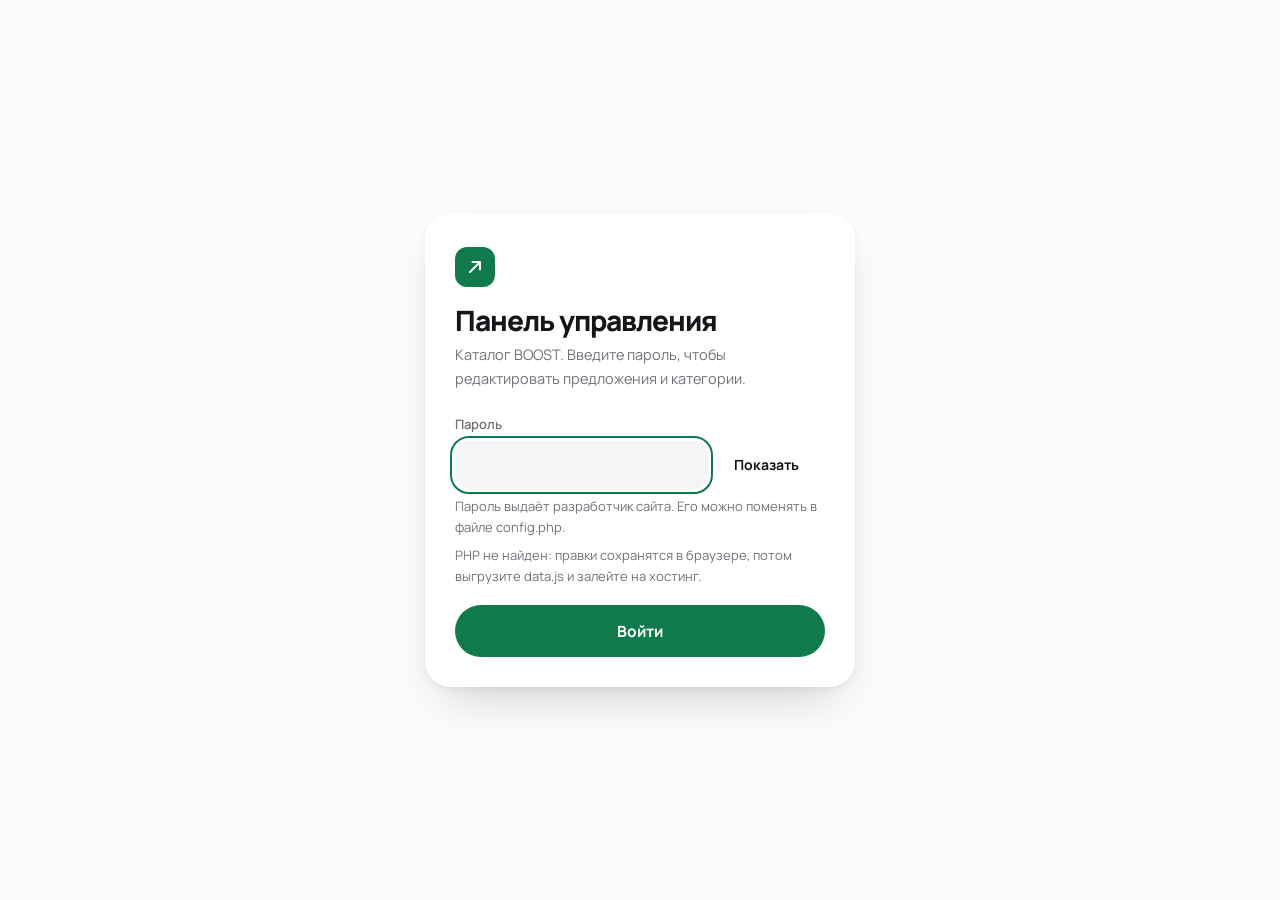
<file: admin.html>
<!DOCTYPE html>
<html lang="ru">
<head>
<meta charset="utf-8">
<meta name="viewport" content="width=device-width, initial-scale=1">
<meta name="robots" content="noindex, nofollow">
<title>Вход в панель управления — BOOST</title>
<link rel="icon" href="data:image/svg+xml,<svg xmlns='http://www.w3.org/2000/svg' viewBox='0 0 32 32'><rect width='32' height='32' rx='8' fill='%23117a4d'/><path d='M10 21L21 10M21 10h-8M21 10v8' stroke='%23fff' stroke-width='2.6' fill='none' stroke-linecap='round' stroke-linejoin='round'/></svg>">
<link rel="preconnect" href="https://fonts.googleapis.com">
<link rel="preconnect" href="https://fonts.gstatic.com" crossorigin>
<link rel="stylesheet"
      href="https://fonts.googleapis.com/css2?family=Manrope:wght@400;500;600;700;800&display=swap">
<link rel="stylesheet" href="assets/style.css?v=6">
<link rel="stylesheet" href="assets/admin.css?v=6">
</head>
<body class="admin">

<!-- ————————————— ВХОД ————————————— -->
<div id="login-view" class="login-wrap">
  <div class="login">
    <span class="login__mark" aria-hidden="true">
      <svg viewBox="0 0 24 24" width="20" height="20" focusable="false" aria-hidden="true">
        <path d="M6 18L18 6M18 6h-9M18 6v9" stroke="currentColor" stroke-width="2.4" fill="none" stroke-linecap="round" stroke-linejoin="round"/>
      </svg>
    </span>

    <h1>Панель управления</h1>
    <p class="login__sub">Каталог BOOST. Введите пароль, чтобы редактировать предложения и категории.</p>

    <form id="login-form" novalidate>
      <div class="field-row">
        <label for="pwd">Пароль</label>
        <div class="pwd-wrap">
          <input id="pwd" name="password" type="password" autocomplete="current-password" required
                 autocapitalize="off" spellcheck="false" aria-describedby="pwd-hint">
          <button class="btn btn--small" type="button" id="pwd-toggle" aria-pressed="false" aria-controls="pwd">
            Показать<span class="visually-hidden"> пароль</span>
          </button>
        </div>
        <p class="hint" id="pwd-hint">Пароль выдаёт разработчик сайта. Его можно поменять в файле config.php.</p>
        <p class="hint" id="mode-note" hidden></p>
      </div>

      <button class="btn btn--primary btn--block" type="submit">Войти</button>

      <div id="login-alert" role="alert" aria-atomic="true">
        <div class="alert__body" hidden>
          <p id="login-alert-text"></p>
        </div>
      </div>
    </form>
  </div>
</div>

<!-- ————————————— РАБОЧАЯ ОБЛАСТЬ ————————————— -->
<div id="app-view" hidden>

  <header class="admin-head">
    <div class="wrap admin-head__in">
      <span class="brand__mark" aria-hidden="true">
        <svg viewBox="0 0 24 24" width="18" height="18" focusable="false" aria-hidden="true">
          <path d="M6 18L18 6M18 6h-9M18 6v9" stroke="currentColor" stroke-width="2.4" fill="none" stroke-linecap="round" stroke-linejoin="round"/>
        </svg>
      </span>
      <p class="admin-head__title">BOOST</p>
      <p class="admin-head__sub">панель управления</p>
      <div class="admin-head__actions">
        <a class="btn btn--onDark btn--small" href="index.html" target="_blank" rel="noopener">
          Открыть сайт<span class="visually-hidden"> (в новой вкладке)</span>
        </a>
        <button class="btn btn--onDark btn--small" type="button" id="btn-logout">Выйти</button>
      </div>
    </div>
  </header>

  <main class="admin-main" id="admin-main" tabindex="-1">
    <div class="wrap">

      <div class="admin-bar">
        <h1 id="admin-h1" tabindex="-1">Каталог</h1>
        <p id="rows-count">28 позиций</p>
        <span class="admin-bar__spacer"></span>
        <p class="saved-mark" id="saved-mark"></p>
        <button class="btn btn--primary" type="button" id="btn-save">Сохранить и опубликовать</button>
      </div>

      <div class="howto">
        <h2>Как это работает</h2>
        <ol>
          <li>Меняете тексты, ссылки и категории ниже, жмёте <strong>«Сохранить и опубликовать»</strong> — правки сразу видны посетителям.</li>
          <li><strong>«Резервная копия»</strong> скачивает каталог себе на компьютер, <strong>«Выгрузить data.js»</strong> — файл для ручной заливки на хостинг.</li>
          <li>Если панель открыта не с сайта, а файлом с диска, правки сохраняются только внутри браузера — тогда выгрузите <code>data.js</code> и залейте его сами.</li>
        </ol>
      </div>

      <div id="admin-alert" role="alert" aria-atomic="true">
        <div class="alert__body" hidden>
          <p id="admin-alert-text"></p>
          <button class="btn btn--small" type="button" id="admin-alert-close">Закрыть</button>
        </div>
      </div>

      <!-- ——— категории ——— -->
      <section aria-labelledby="cats-heading">
        <div class="admin-bar">
          <h2 id="cats-heading">Категории</h2>
          <span class="admin-bar__spacer"></span>
          <button class="btn btn--small" type="button" id="btn-add-cat">+ Добавить категорию</button>
        </div>
        <p class="hint" style="margin-top:12px">
          Порядок категорий здесь = порядок кнопок фильтра на сайте.
          Пустая категория на сайте не показывается. Удалить можно только категорию без предложений.
        </p>
        <div class="cats" id="cats"></div>
      </section>

      <!-- ——— предложения ——— -->
      <section aria-labelledby="offers-heading">
        <div class="admin-bar">
          <h2 id="offers-heading" tabindex="-1">Предложения</h2>
          <span class="admin-bar__spacer"></span>
          <button class="btn btn--small" type="button" id="btn-add">+ Добавить предложение</button>
        </div>
        <div class="rows" id="rows"></div>
      </section>

      <!-- ——— файлы ——— -->
      <section aria-labelledby="files-heading">
        <div class="admin-bar" style="margin-top:26px">
          <h2 id="files-heading">Файлы и резервные копии</h2>
        </div>
        <div class="admin-bar" style="border-bottom:0">
          <button class="btn btn--small" type="button" id="btn-export-js">Выгрузить data.js</button>
          <button class="btn btn--small" type="button" id="btn-export-json">Резервная копия (JSON)</button>
          <span style="display:inline-flex;align-items:center;gap:10px">
            <label class="btn btn--small" for="import-file">Загрузить копию</label>
            <input class="visually-hidden" type="file" id="import-file" accept="application/json,.json">
          </span>
          <span class="admin-bar__spacer"></span>
          <button class="btn btn--small btn--danger" type="button" id="btn-reset">Вернуть каталог из файла</button>
        </div>
      </section>

    </div>
  </main>
</div>

<div id="toast" class="toast" hidden></div>
<div id="sr-status" role="status" aria-live="polite" aria-atomic="true" class="visually-hidden"></div>

<dialog id="confirm-dialog" role="alertdialog" aria-modal="true"
        aria-labelledby="confirm-title" aria-describedby="confirm-text">
  <h2 id="confirm-title">Удалить предложение?</h2>
  <p id="confirm-text">Позиция исчезнет из списка.</p>
  <form method="dialog" class="dialog__actions">
    <button class="btn" type="submit" value="cancel" id="confirm-cancel">Отмена</button>
    <button class="btn btn--danger" type="submit" value="ok" id="confirm-ok">Удалить</button>
  </form>
</dialog>

<!-- Каталог грузится через PHP: так правки из админки видны сразу,
     а не через 45 суток, пока держится кеш nginx на .js файлах.
     Если PHP на хостинге нет, ниже подхватывается обычный data.js. -->
<script src="data.php"></script>
<script>if(typeof SITE_DATA==="undefined"){document.write('<script src="data.js?v=7"><\/script>');}</script>
<script src="assets/admin.js?v=6"></script>
</body>
</html>
</file>
<file: assets/style.css>
/* ————————————————————————————————————————————————
   BOOST — витрина финансовых продуктов
   Минимализм: воздух, скругления, мягкие тени.
   Никаких рамок, линеек и пунктиров — цвет и отступы
   вместо разлиновки.
   Контраст: текст 8:1, приглушённый 4.9:1,
   зелёный 5.4:1 в обе стороны (и текстом, и заливкой).
   ———————————————————————————————————————————————— */

:root {
  --bg:         #fbfbfa;
  --surface:    #ffffff;
  --surface-2:  #f4f6f4;
  --mint:       #eef6f1;
  --dark:       #14161a;
  --dark-2:     #1e2126;

  --ink:        #14161a;
  --text:       #4a4e55;
  --muted:      #6e7278;

  --green:      #117a4d;
  --green-dark: #0d6440;
  --green-soft: #e4f2ea;

  --sh-1: 0 1px 2px rgba(20, 22, 26, .04), 0 8px 24px -12px rgba(20, 22, 26, .12);
  --sh-2: 0 2px 6px rgba(20, 22, 26, .05), 0 24px 48px -20px rgba(20, 22, 26, .22);

  --r:    22px;
  --r-sm: 14px;

  --bar-h: 74px;
  --wrap: 1200px;

  --sans: "Manrope", -apple-system, BlinkMacSystemFont, "Segoe UI", Roboto, Arial, sans-serif;
}

* { box-sizing: border-box; }
[hidden] { display: none !important; }

html { scroll-behavior: smooth; }

body {
  margin: 0;
  background: var(--bg);
  color: var(--text);
  font-family: var(--sans);
  font-size: 16px;
  line-height: 1.6;
  -webkit-font-smoothing: antialiased;
  text-rendering: optimizeLegibility;
}

img, svg { max-width: 100%; }
h1, h2, h3 { margin: 0; color: var(--ink); font-weight: 800; letter-spacing: -.03em; line-height: 1.1; }
p { margin: 0; }
ul, ol, dl, dd { margin: 0; padding: 0; }
li { list-style: none; }

.wrap { width: 100%; max-width: var(--wrap); margin: 0 auto; padding: 0 24px; }
.muted { color: var(--muted); font-size: 15px; }
.accent { color: var(--green); }

.visually-hidden {
  position: absolute !important;
  width: 1px; height: 1px;
  margin: -1px; padding: 0;
  overflow: hidden;
  clip: rect(0 0 0 0);
  clip-path: inset(50%);
  white-space: nowrap;
  border: 0;
}

:focus-visible {
  outline: 2px solid var(--green);
  outline-offset: 3px;
  border-radius: 6px;
}
.pick :focus-visible, .site-foot :focus-visible { outline-color: #fff; }

.skip-link {
  position: absolute;
  left: 16px; top: -60px;
  z-index: 100;
  background: var(--ink);
  color: #fff;
  padding: 12px 18px;
  border-radius: var(--r-sm);
  font-weight: 700;
  text-decoration: none;
  transition: top .15s ease;
}
.skip-link:focus { top: 14px; }

/* ————————————— шапка ————————————— */

.site-head { background: var(--bg); }
.site-head__in { display: flex; align-items: center; gap: 28px; min-height: 80px; }

.brand {
  display: inline-flex;
  align-items: center;
  gap: 10px;
  margin-right: auto;
  text-decoration: none;
  color: var(--ink);
}
.brand__mark {
  display: inline-grid;
  place-items: center;
  width: 30px; height: 30px;
  border-radius: 9px;
  background: var(--green);
  color: #fff;
  flex: none;
}
.brand__name { font-size: 20px; font-weight: 800; letter-spacing: -.03em; }

.mainnav ul { display: flex; gap: 30px; }
.mainnav a {
  color: var(--text);
  text-decoration: none;
  font-weight: 500;
  font-size: 15px;
}
.mainnav a:hover { color: var(--ink); }

@media (max-width: 900px) { .mainnav, .head-cta { display: none; } }

/* ————————————— кнопки и пилюли ————————————— */

.btn {
  display: inline-flex;
  align-items: center;
  justify-content: center;
  gap: 8px;
  min-height: 52px;
  padding: 14px 26px;
  border: 0;
  border-radius: 999px;
  background: transparent;
  color: var(--ink);
  font: inherit;
  font-weight: 700;
  font-size: 15.5px;
  text-decoration: none;
  cursor: pointer;
  transition: background-color .18s ease, transform .18s ease, box-shadow .18s ease, color .18s ease;
}
.btn--sm { min-height: 42px; padding: 10px 20px; font-size: 14.5px; }
.btn--primary { background: var(--green); color: #fff; }
.btn--primary:hover { background: var(--green-dark); transform: translateY(-1px); }
.btn--quiet { background: var(--surface-2); color: var(--ink); }
.btn--quiet:hover { background: #e8ebe8; }
.btn--light { background: #fff; color: var(--ink); }
.btn--light:hover { background: var(--green-soft); }
.btn--block { width: 100%; }

.pill {
  display: inline-flex;
  align-items: center;
  gap: 9px;
  padding: 7px 15px 7px 12px;
  border-radius: 999px;
  font-size: 14px;
  font-weight: 600;
}
.pill--soft { background: var(--green-soft); color: var(--green-dark); }
.pill__dot { width: 7px; height: 7px; border-radius: 50%; background: var(--green); flex: none; }

/* ————————————— герой ————————————— */

.hero { padding: 34px 0 68px; }
.hero__in {
  display: grid;
  grid-template-columns: minmax(0, 1.15fr) minmax(0, .85fr);
  align-items: center;
  gap: 40px;
}
@media (max-width: 980px) {
  .hero { padding: 18px 0 44px; }
  .hero__in { grid-template-columns: 1fr; gap: 28px; }
  .hero__art { display: none; }
}

.hero__title {
  font-size: clamp(38px, 5.4vw, 66px);
  letter-spacing: -.04em;
  line-height: 1.04;
  margin: 22px 0 20px;
}
.hero__lead { max-width: 52ch; font-size: 17px; margin-bottom: 30px; }
.hero__actions { display: flex; flex-wrap: wrap; gap: 12px; }

.hero__stats {
  display: grid;
  grid-template-columns: repeat(4, minmax(0, auto));
  gap: 34px;
  margin-top: 44px;
  justify-content: start;
}
@media (max-width: 620px) { .hero__stats { grid-template-columns: repeat(2, minmax(0, 1fr)); gap: 22px; } }
.hero__stats dt { color: var(--muted); font-size: 13.5px; margin-bottom: 2px; }
.num {
  font-size: 34px;
  font-weight: 800;
  color: var(--ink);
  letter-spacing: -.04em;
  line-height: 1.1;
  font-variant-numeric: tabular-nums;
}
.num--word { font-size: 24px; }

/* декоративная витрина в герое */
.hero__art { position: relative; height: 400px; }
.orb { position: absolute; border-radius: 50%; filter: blur(42px); }
.orb--1 { width: 300px; height: 300px; right: 2%;  top: 0;     background: rgba(17, 122, 77, .22); }
.orb--2 { width: 230px; height: 230px; left: 2%;   bottom: 2%; background: rgba(120, 190, 155, .26); }

.mock {
  position: absolute;
  border-radius: 22px;
  background: var(--surface);
  box-shadow: var(--sh-2);
  padding: 20px;
  display: grid;
  gap: 12px;
}
.mock--front { right: 0;   top: 6%;    width: 300px; z-index: 2; }
.mock--back  { left: 0;    bottom: 4%; width: 244px; opacity: .97; transform: rotate(-3deg); }
@media (max-width: 1180px) {
  .mock--front { width: 268px; }
  .mock--back  { width: 214px; bottom: 0; }
}

.mock__row { display: flex; align-items: center; gap: 11px; }
.mock__logo {
  width: 38px; height: 38px;
  flex: none;
  display: grid;
  place-items: center;
  border-radius: 12px;
  background: var(--surface-2);
}
.mock__name { display: grid; font-size: 15.5px; font-weight: 800; color: var(--ink); letter-spacing: -.02em; }
.mock__name em { font-style: normal; font-size: 12.5px; font-weight: 500; color: var(--muted); }
.mock__badge {
  margin-left: auto;
  padding: 3px 10px;
  border-radius: 999px;
  background: var(--green-soft);
  color: var(--green-dark);
  font-size: 12px;
  font-weight: 700;
}
.mock__line { display: flex; align-items: baseline; gap: 10px; font-size: 12.5px; color: var(--muted); }
.mock__line b { margin-left: auto; font-size: 13.5px; color: var(--ink); }
.mock__btn {
  margin-top: 4px;
  padding: 11px;
  border-radius: 999px;
  background: var(--green);
  color: #fff;
  font-size: 14px;
  font-weight: 700;
  text-align: center;
}
.mock__chip {
  position: absolute;
  left: 12%; top: 6%;
  z-index: 3;
  padding: 9px 16px;
  border-radius: 999px;
  background: var(--ink);
  color: #fff;
  font-size: 13px;
  font-weight: 600;
  box-shadow: var(--sh-2);
}

/* ————————————— заголовки секций ————————————— */

section { scroll-margin-top: calc(var(--bar-h) + 16px); }
h2[id] { scroll-margin-top: calc(var(--bar-h) + 22px); }

.sec-head {
  display: flex;
  align-items: baseline;
  justify-content: space-between;
  gap: 18px;
  flex-wrap: wrap;
  margin-bottom: 24px;
}
.sec-head h2 { font-size: clamp(26px, 3.1vw, 38px); }

/* ————————————— плитки категорий ————————————— */

.cats-strip { padding: 26px 0 46px; }
.cat-tiles { display: grid; grid-template-columns: repeat(5, minmax(0, 1fr)); gap: 14px; }
@media (max-width: 1040px) { .cat-tiles { grid-template-columns: repeat(3, minmax(0, 1fr)); } }
@media (max-width: 620px)  { .cat-tiles { grid-template-columns: repeat(2, minmax(0, 1fr)); } }

.cat-tile {
  display: flex;
  flex-direction: column;
  gap: 4px;
  width: 100%;
  min-height: 152px;
  padding: 20px;
  border: 0;
  border-radius: var(--r);
  background: var(--mint);
  color: var(--ink);
  font: inherit;
  text-align: left;
  cursor: pointer;
  transition: transform .2s ease, box-shadow .2s ease;
}
.cat-tile:hover { transform: translateY(-3px); box-shadow: var(--sh-2); }
.cat-tile__num { font-size: 32px; font-weight: 800; letter-spacing: -.045em; line-height: 1.1; }
.cat-tile__word { font-size: 13px; color: #5e6369; } /* темнее --muted: на пастельных плитках нужен контраст 4.5:1 */
/* справа снизу висит кружок со стрелкой — оставляем ему место */
.cat-tile__name { margin-top: auto; padding-right: 42px; font-size: 16px; font-weight: 700; letter-spacing: -.02em; }
.cat-tile__go {
  position: absolute;
  right: 18px; bottom: 18px;
  width: 30px; height: 30px;
  display: grid;
  place-items: center;
  border-radius: 50%;
  background: rgba(255,255,255,.75);
  color: var(--green-dark);
  font-size: 14px;
}
.cat-tile-wrap { position: relative; display: flex; }

/* ————————————— подбор ————————————— */

.pick { padding: 20px 0 60px; }
.pick__box {
  background: var(--dark);
  color: #e8eaec;
  border-radius: 30px;
  padding: 44px;
}
@media (max-width: 700px) { .pick__box { padding: 28px 20px; border-radius: 24px; } }

.pick__intro { max-width: 62ch; margin-bottom: 30px; }
.pick__intro h2 { color: #fff; font-size: clamp(25px, 3vw, 36px); margin-bottom: 12px; }
.pick__intro p { color: #a9aeb4; }

.quiz__grid { display: grid; grid-template-columns: repeat(3, minmax(0, 1fr)); gap: 14px; }
@media (max-width: 860px) { .quiz__grid { grid-template-columns: 1fr; } }

.quiz__step {
  border: 0;
  margin: 0;
  padding: 22px;
  border-radius: var(--r);
  background: var(--dark-2);
}
.quiz__step legend {
  padding: 0;
  margin-bottom: 14px;
  color: #fff;
  font-size: 17px;
  font-weight: 700;
  letter-spacing: -.02em;
}

.opts { display: grid; gap: 8px; }
.opt {
  display: flex;
  align-items: center;
  gap: 11px;
  min-height: 46px;
  padding: 9px 15px;
  border-radius: 999px;
  background: rgba(255, 255, 255, .07);
  color: #d7dade;
  font-size: 14.5px;
  cursor: pointer;
  transition: background-color .15s ease, color .15s ease;
}
.opt:hover { background: rgba(255, 255, 255, .13); color: #fff; }
.opt input {
  appearance: none;
  -webkit-appearance: none;
  width: 17px; height: 17px;
  margin: 0;
  border-radius: 50%;
  background: rgba(255,255,255,.16);
  flex: none;
  display: grid;
  place-items: center;
  transition: background-color .15s ease;
}
.opt input::after { content: ""; width: 7px; height: 7px; border-radius: 50%; background: var(--dark); transform: scale(0); }
.opt input:checked { background: #fff; }
.opt input:checked::after { transform: scale(1); }
.opt:has(input:checked) { background: var(--green); color: #fff; }
.opt:has(input:focus-visible) { outline: 2px solid #fff; outline-offset: 3px; }

.quiz__hint { margin-top: 12px; font-size: 13px; color: #8f959b; }
.quiz__foot { display: flex; align-items: center; flex-wrap: wrap; gap: 18px; margin-top: 24px; }
.quiz__note { color: #8f959b; font-size: 14px; }

/* ————————————— фильтр ————————————— */

.filterbar {
  position: sticky;
  top: 0;
  z-index: 30;
  display: block;
  background: rgba(251, 251, 250, .82);
  backdrop-filter: blur(14px);
}
.filterbar__in {
  display: flex;
  align-items: center;
  gap: 12px;
  min-height: var(--bar-h);
  padding-top: 12px;
  padding-bottom: 12px;
  flex-wrap: wrap;
}

.field { position: relative; flex: none; width: 250px; }
.field__icon {
  position: absolute;
  left: 16px; top: 50%;
  transform: translateY(-50%);
  color: var(--muted);
  display: inline-flex;
  pointer-events: none;
}
.field input {
  width: 100%;
  min-height: 46px;
  padding: 10px 16px 10px 42px;
  border: 0;
  border-radius: 999px;
  background: var(--surface-2);
  font: inherit;
  font-size: 15px;
  color: var(--ink);
}
.field input::placeholder { color: var(--muted); }
.field input:hover { background: #e9ece9; }

.chips { display: flex; flex-wrap: wrap; gap: 8px; border: 0; margin: 0; padding: 0; min-width: 0; }
.chip {
  position: relative;
  display: inline-flex;
  align-items: center;
  gap: 8px;
  min-height: 40px;
  padding: 8px 16px;
  border-radius: 999px;
  background: var(--surface-2);
  color: var(--ink);
  font-size: 14.5px;
  font-weight: 600;
  cursor: pointer;
  white-space: nowrap;
  transition: background-color .15s ease, color .15s ease;
}
.chip__mark { width: 8px; height: 8px; border-radius: 50%; background: var(--green); flex: none; }
.chip__count { color: var(--muted); font-size: 13px; font-weight: 500; }
.chip:hover { background: #e9ece9; }
.chips__input:checked + .chip { background: var(--ink); color: #fff; }
.chips__input:checked + .chip .chip__count { color: #a9aeb4; }
.chips__input:focus-visible + .chip { outline: 2px solid var(--green); outline-offset: 3px; }

.sortbox { display: inline-flex; align-items: center; gap: 10px; margin-left: auto; }
.sortbox label { font-size: 14px; color: var(--muted); white-space: nowrap; }
.sortbox select {
  min-height: 46px;
  padding: 10px 14px;
  border: 0;
  border-radius: 999px;
  background: var(--surface-2);
  color: var(--ink);
  font: inherit;
  font-size: 14.5px;
  font-weight: 600;
  cursor: pointer;
}
@media (max-width: 760px) {
  :root { --bar-h: 180px; }
  .field { width: 100%; }
  .sortbox { margin-left: 0; width: 100%; }
  .sortbox select { flex: 1; }
  .chips { width: 100%; overflow-x: auto; flex-wrap: nowrap; padding-bottom: 2px; }
}

/* ————————————— каталог ————————————— */

.catalog { padding: 14px 0 64px; }
.offers { display: grid; grid-template-columns: repeat(auto-fill, minmax(330px, 1fr)); gap: 16px; }
@media (max-width: 720px) { .offers { grid-template-columns: 1fr; } }

.offer { display: flex; }
.card {
  position: relative;
  display: flex;
  flex-direction: column;
  width: 100%;
  padding: 24px;
  border-radius: var(--r);
  background: var(--surface);
  box-shadow: var(--sh-1);
  transition: transform .2s ease, box-shadow .2s ease;
}
.card:hover { transform: translateY(-3px); box-shadow: var(--sh-2); }

.card__body { display: flex; flex-direction: column; flex: 1; }
.card__top { display: flex; align-items: center; gap: 10px; margin-bottom: 16px; }
.card__cat { display: inline-flex; align-items: center; gap: 8px; font-size: 13.5px; color: var(--muted); }
.card__dot { width: 8px; height: 8px; border-radius: 50%; background: var(--green-soft); flex: none; }
.card__badge {
  margin-left: auto;
  padding: 5px 12px;
  border-radius: 999px;
  background: var(--green-soft);
  color: var(--green-dark);
  font-size: 12.5px;
  font-weight: 700;
  white-space: nowrap;
}

.card__id { display: flex; align-items: center; gap: 14px; margin-bottom: 14px; }
.card__logo {
  width: 48px; height: 48px;
  flex: none;
  display: grid;
  place-items: center;
  border-radius: 14px;
  background: var(--surface-2);
  overflow: hidden;
}
.card__logo img { width: 30px; height: 30px; object-fit: contain; }
.card__logo--letter { font-size: 20px; font-weight: 800; color: var(--green-dark); background: var(--green-soft); }
.card__brand { font-size: 21px; letter-spacing: -.03em; }
.card__title { display: block; margin-top: 3px; font-size: 14px; font-weight: 500; letter-spacing: 0; color: var(--muted); }
.card__desc { font-size: 14.5px; color: var(--text); margin-bottom: 18px; }

.specs { display: grid; gap: 9px; margin-bottom: 22px; }
.spec { display: flex; align-items: baseline; gap: 12px; }
.spec dt { font-size: 13.5px; color: var(--muted); }
.spec dd { margin-left: auto; text-align: right; font-size: 15px; font-weight: 700; color: var(--ink); }

.card__foot { margin-top: auto; display: grid; gap: 10px; justify-items: center; }
.card__cta { width: 100%; }
/* вся карточка кликабельна, но ссылка в ней по-прежнему одна */
.card__cta::after { content: ""; position: absolute; inset: 0; border-radius: var(--r); }
.card__note { font-size: 12.5px; color: var(--muted); }

.empty {
  display: grid;
  gap: 16px;
  justify-items: center;
  padding: 46px 24px;
  border-radius: var(--r);
  background: var(--surface);
  box-shadow: var(--sh-1);
  text-align: center;
}

.affiliate-note { margin-top: 28px; font-size: 13px; color: var(--muted); max-width: 78ch; }

/* ————————————— как оформить ————————————— */

.how { padding: 60px 0; }
.steps { counter-reset: step; display: grid; grid-template-columns: repeat(3, minmax(0, 1fr)); gap: 16px; }
@media (max-width: 860px) { .steps { grid-template-columns: 1fr; } }
.steps li {
  counter-increment: step;
  padding: 28px;
  border-radius: var(--r);
  background: var(--surface);
  box-shadow: var(--sh-1);
}
.steps li::before {
  content: counter(step);
  display: grid;
  place-items: center;
  width: 40px; height: 40px;
  margin-bottom: 18px;
  border-radius: 50%;
  background: var(--green-soft);
  color: var(--green-dark);
  font-size: 17px;
  font-weight: 800;
}
.steps h3 { font-size: 19px; margin-bottom: 9px; }
.steps p { font-size: 14.5px; }

/* ————————————— о сервисе ————————————— */

.why { padding: 60px 0; background: var(--mint); }
.why__list { display: grid; grid-template-columns: repeat(auto-fit, minmax(230px, 1fr)); gap: 28px; }
.why__list h3 { font-size: 18px; margin-bottom: 9px; }
.why__list p { font-size: 14.5px; }

/* ————————————— вопросы ————————————— */

.faq { padding: 64px 0 72px; }
.faq__list { display: grid; gap: 10px; max-width: 880px; }
.faq details {
  border-radius: var(--r-sm);
  background: var(--surface);
  box-shadow: var(--sh-1);
}
.faq summary {
  display: flex;
  align-items: center;
  gap: 16px;
  padding: 20px 24px;
  cursor: pointer;
  list-style: none;
  border-radius: var(--r-sm);
}
.faq summary::-webkit-details-marker { display: none; }
.faq summary h3 { font-size: 17px; font-weight: 700; }
.faq summary::after {
  content: "";
  margin-left: auto;
  flex: none;
  width: 10px; height: 10px;
  border-right: 2px solid var(--green);
  border-bottom: 2px solid var(--green);
  transform: rotate(45deg) translate(-2px, -2px);
  transition: transform .2s ease;
}
.faq details[open] summary::after { transform: rotate(-135deg) translate(-2px, -2px); }
.faq__body { padding: 0 24px 22px; max-width: 76ch; }
.faq__body p { font-size: 15px; }

/* ————————————— подвал ————————————— */

.site-foot {
  margin: 0 14px 14px;
  padding: 46px 0 34px;
  border-radius: 30px;
  background: var(--dark);
  color: #9aa0a6;
  font-size: 14px;
}
.foot__top {
  display: flex;
  align-items: center;
  justify-content: space-between;
  gap: 24px;
  flex-wrap: wrap;
  padding-bottom: 30px;
}
.brand--foot .brand__name { color: #fff; }
.brand--foot .brand__mark { background: #fff; color: var(--green); }

.foot__nav ul { display: flex; gap: 26px; flex-wrap: wrap; }
.foot__nav a { color: #c3c8cd; text-decoration: none; }
.foot__nav a:hover { color: #fff; }

.foot__legal { display: grid; gap: 10px; max-width: 92ch; }
.foot__legal p { font-size: 12.5px; line-height: 1.7; color: #9aa0a6; }

.foot__bottom {
  display: flex;
  justify-content: space-between;
  gap: 16px;
  flex-wrap: wrap;
  margin-top: 30px;
  color: #80868c;
  font-size: 13px;
}

/* ————————————— проявление ————————————— */

.js [data-reveal] {
  opacity: 0;
  transform: translateY(18px);
  transition: opacity .55s ease, transform .55s ease;
}
.js [data-reveal].is-in { opacity: 1; transform: none; }

.js .offer, .js .cat-tile-wrap {
  opacity: 0;
  transform: translateY(14px);
  transition: opacity .45s ease, transform .45s ease;
  transition-delay: calc(var(--i, 0) * 45ms);
}
.js .offer.is-in, .js .cat-tile-wrap.is-in { opacity: 1; transform: none; }

/* ————————————— спокойный режим ————————————— */

@media (prefers-reduced-motion: reduce) {
  html { scroll-behavior: auto; }
  *, *::before, *::after {
    animation-duration: .001ms !important;
    animation-iteration-count: 1 !important;
    transition-duration: .001ms !important;
  }
  .js [data-reveal], .js .offer, .js .cat-tile-wrap { opacity: 1; transform: none; }
  .card:hover, .cat-tile:hover, .btn--primary:hover { transform: none; }
}

@media (forced-colors: active) {
  svg { fill: currentColor; }
  .card, .cat-tile, .chip, .opt, .btn, .faq details { border: 1px solid CanvasText; }
  .chips__input:checked + .chip { forced-color-adjust: none; }
}

@media print {
  .filterbar, .quiz, .skip-link, .cats-strip, .hero__art { display: none; }
  .card { break-inside: avoid; box-shadow: none; }
}
</file>
<file: assets/admin.css>
/* ————————————————————————————————————————————————
   BOOST — панель управления каталогом.
   Тот же минимализм, что и на сайте: скругления, мягкие
   тени, ноль рамок. Переменные берутся из style.css.
   ———————————————————————————————————————————————— */

body.admin { background: var(--bg); }

/* ————————————— вход ————————————— */

.login-wrap {
  min-height: 100dvh;
  display: grid;
  place-items: center;
  padding: 32px 20px;
}
.login {
  width: 100%;
  max-width: 430px;
  background: var(--surface);
  border-radius: 26px;
  box-shadow: var(--sh-2);
  padding: 34px 30px 30px;
}
.login__mark {
  display: inline-grid;
  place-items: center;
  width: 40px; height: 40px;
  border-radius: 12px;
  background: var(--green);
  color: #fff;
  margin-bottom: 18px;
}
.login h1 { font-size: 28px; letter-spacing: -.035em; margin-bottom: 8px; }
.login__sub { color: var(--muted); font-size: 14.5px; margin-bottom: 24px; }

/* ————————————— поля ————————————— */

.field-row { display: grid; gap: 7px; margin-bottom: 18px; }
.field-row > label {
  font-size: 13px;
  font-weight: 600;
  color: var(--muted);
}
.field-row input,
.field-row select,
.field-row textarea {
  width: 100%;
  min-height: 48px;
  padding: 12px 16px;
  border: 0;
  border-radius: var(--r-sm);
  background: var(--surface-2);
  color: var(--ink);
  font: inherit;
  font-size: 15px;
}
.field-row input:hover,
.field-row select:hover,
.field-row textarea:hover { background: #e9ece9; }
.field-row textarea { min-height: 104px; resize: vertical; line-height: 1.55; }
.field-row input[aria-invalid="true"] { box-shadow: inset 0 0 0 2px #b3341c; }

.pwd-wrap { display: flex; gap: 8px; }
.pwd-wrap input { flex: 1; }

.hint { font-size: 13px; color: var(--muted); }

/* ————————————— своя картинка ————————————— */

.logo-up { display: flex; align-items: center; gap: 12px; }
.logo-up input[type="file"] { flex: 1; min-width: 0; }
.logo-thumb {
  flex: none;
  width: 48px; height: 48px;
  border-radius: var(--r-sm);
  background: var(--surface-2);
  display: grid;
  place-items: center;
  overflow: hidden;
}
.logo-thumb img { max-width: 34px; max-height: 34px; }
.uperr { font-size: 13px; font-weight: 600; color: #a52f18; }
.uperr:empty { display: none; }

/* библиотека картинок */
.lib-label { margin-top: 10px; }

/* поле «Ссылка на картинку» (пункт «По ссылке из интернета…») */
.logo-url { display: grid; gap: 7px; margin-top: 10px; }
.logo-url > label {
  font-size: 13px;
  font-weight: 600;
  color: var(--muted);
}
.dl {
  display: inline-block;
  margin-top: 8px;
  font-size: 13px;
  font-weight: 600;
  color: var(--green);
  text-decoration: underline;
  text-underline-offset: .2em;
}

.btn--small { min-height: 40px; padding: 9px 18px; font-size: 14px; }
.btn--danger { background: #fdecea; color: #a52f18; }
.btn--danger:hover { background: #a52f18; color: #fff; }
.btn--onDark { background: rgba(255,255,255,.12); color: #fff; }
.btn--onDark:hover { background: #fff; color: var(--ink); }

/* ————————————— сообщения ————————————— */

.alert__body {
  display: flex;
  align-items: center;
  gap: 14px;
  flex-wrap: wrap;
  margin-top: 16px;
  padding: 14px 18px;
  border-radius: var(--r-sm);
  background: #fdecea;
  color: #7d2413;
  font-size: 14.5px;
}
.alert__body p { flex: 1; min-width: 200px; }

.toast {
  position: fixed;
  left: 50%; bottom: 26px;
  transform: translateX(-50%);
  z-index: 60;
  padding: 14px 22px;
  border-radius: 999px;
  background: var(--dark);
  color: #fff;
  font-size: 14.5px;
  font-weight: 600;
  max-width: min(560px, calc(100vw - 32px));
  box-shadow: var(--sh-2);
}

/* ————————————— каркас ————————————— */

.admin-head {
  position: sticky;
  top: 0;
  z-index: 40;
  background: var(--dark);
  color: #fff;
}
.admin-head__in { display: flex; align-items: center; gap: 12px; min-height: 64px; }
.admin-head .brand__mark { background: #fff; color: var(--green); }
.admin-head__title { font-weight: 800; font-size: 18px; letter-spacing: -.03em; }
.admin-head__sub { font-size: 13px; color: #9aa0a6; }
.admin-head__actions { margin-left: auto; display: flex; gap: 8px; }

.admin-main { padding: 28px 0 100px; }

.admin-bar {
  display: flex;
  align-items: center;
  gap: 12px;
  flex-wrap: wrap;
  padding: 18px 0 14px;
}
.admin-bar h1 { font-size: 30px; letter-spacing: -.035em; }
.admin-bar h2 { font-size: 22px; letter-spacing: -.03em; }
.admin-bar__spacer { flex: 1; }
.saved-mark { font-size: 13px; color: var(--muted); }
#rows-count { color: var(--muted); font-size: 14px; }

.howto {
  border-radius: var(--r);
  background: var(--mint);
  padding: 20px 24px;
  margin: 10px 0 22px;
  font-size: 14.5px;
}
.howto h2 { font-size: 17px; margin-bottom: 10px; }
.howto ol { padding-left: 20px; display: grid; gap: 6px; }
.howto li { list-style: decimal; color: var(--text); }
.howto code {
  padding: 2px 7px;
  border-radius: 6px;
  background: rgba(20,22,26,.06);
  font-family: ui-monospace, SFMono-Regular, Menlo, Consolas, monospace;
  font-size: 13px;
}

/* ————————————— категории ————————————— */

.cats { display: grid; gap: 10px; margin: 14px 0 8px; }
.cat-row {
  display: flex;
  align-items: center;
  gap: 12px;
  flex-wrap: wrap;
  padding: 14px 16px;
  border-radius: var(--r-sm);
  background: var(--surface);
  box-shadow: var(--sh-1);
}
.cat-row input[type="text"] {
  flex: 1;
  min-width: 180px;
  min-height: 42px;
  padding: 9px 14px;
  border: 0;
  border-radius: 999px;
  background: var(--surface-2);
  color: var(--ink);
  font: inherit;
  font-size: 15px;
}
.cat-row .cat-color {
  flex: none;
  width: 46px;
  min-width: 46px;
  height: 42px;
  padding: 4px;
  border: 0;
  border-radius: 12px;
  background: var(--surface-2);
  cursor: pointer;
}
.cat-row .cat-id { font-size: 12.5px; color: var(--muted); white-space: nowrap; }
.cat-row .cat-use { font-size: 13px; color: var(--muted); white-space: nowrap; }
.cat-row__tools { display: flex; gap: 8px; margin-left: auto; }

/* ————————————— строки каталога ————————————— */

.rows { display: grid; gap: 14px; margin-top: 14px; }

.row {
  border: 0;
  border-radius: var(--r);
  background: var(--surface);
  box-shadow: var(--sh-1);
  padding: 0 24px 24px;
  margin: 0;
}
.row legend { width: 100%; padding: 0; }
.row__head {
  display: flex;
  align-items: center;
  gap: 14px;
  flex-wrap: wrap;
  width: 100%;
  padding: 20px 0 18px;
}
.row__num { font-size: 13px; color: var(--muted); }
.row__head h3 { font-size: 19px; letter-spacing: -.03em; }
.row__tools { display: flex; gap: 8px; margin-left: auto; }

.row__grid { display: grid; grid-template-columns: repeat(2, minmax(0, 1fr)); gap: 14px 18px; }
@media (max-width: 760px) { .row__grid { grid-template-columns: 1fr; } }
.row__grid .field-row { margin-bottom: 0; }
.span2 { grid-column: 1 / -1; }

/* ————————————— диалог ————————————— */

dialog {
  border: 0;
  border-radius: 24px;
  padding: 28px;
  max-width: 470px;
  width: calc(100% - 32px);
  background: var(--surface);
  color: var(--text);
  box-shadow: var(--sh-2);
}
dialog::backdrop { background: rgba(20, 22, 26, .5); }
dialog h2 { font-size: 21px; margin-bottom: 10px; }
dialog p { font-size: 15px; }
.dialog__actions { display: flex; justify-content: flex-end; gap: 10px; margin-top: 26px; }
html:has(dialog[open]) { overflow: hidden; }
</file>
